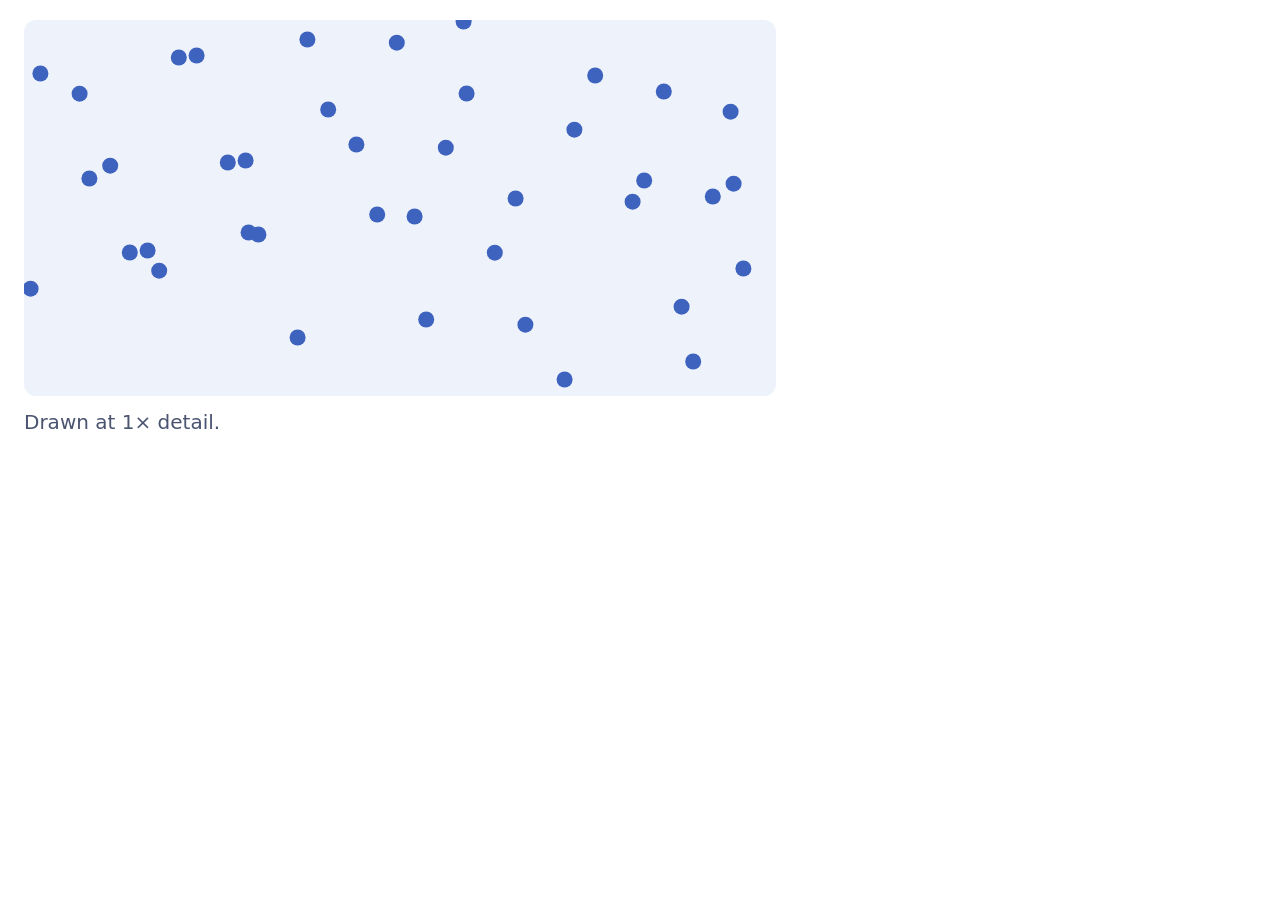
<file: explorables/_snippets/canvas/index.html>
<!doctype html>
<html lang="en">
<head>
<meta charset="utf-8">
<title>A canvas that stays sharp, and pauses</title>
<!--
  Snippet: drawing on a canvas inside a deck.

  1. Sharpness (deck:resolution). The deck scales this 800 × 400 page to fit
     its slide, often to twice its size or more. A canvas drawn at its own
     CSS size is then stretched and blurs. The deck sends
     {type: "deck:resolution", detail}: how many screen pixels each CSS pixel
     of this page covers. Give the canvas `detail` pixels per CSS pixel and
     scale the drawing to match. Use this, not window.devicePixelRatio: inside
     the deck's frame, devicePixelRatio doesn't know the slide enlarged it.
     Opened on its own, the page never hears the message, so it starts from
     devicePixelRatio.

  2. Pausing (deck:visibility). The deck sends {type: "deck:visibility",
     visible} when the slide comes on screen and goes off it. Stop animating
     while it's hidden: a deck keeps every frame it has loaded, and hidden
     animations would all keep running.

  3. No size while hidden. A slide off screen isn't laid out, so this page's
     canvas measures 0 × 0 there. The deck hides a slide before the message
     saying so arrives, so a frame or two can still be drawn at that size,
     and a new detail can arrive while it's hidden. Skip moving the dots
     without a size (x % 0 is NaN, and would lose every dot for good), and
     size the canvas on the first frame drawn once it has its size back. (A
     ResizeObserver on the canvas isn't enough: in Chromium it sometimes
     misses the canvas coming back.)

  body's data-detail and data-running show the current state, for tests and
  for checking by hand in the browser's developer tools.
-->
<style>
  html, body { margin: 0; }
  body {
    box-sizing: border-box; width: 800px; height: 400px; overflow: hidden; padding: 20px 24px;
    display: grid; grid-template-rows: 1fr auto; gap: 12px;
    font: 20px/1.4 "Nunito Sans", system-ui, -apple-system, sans-serif; color: #1e2742; background: transparent;
  }
  /* The canvas's CSS size is fixed by the layout; its pixel size is set in script. */
  canvas { width: 100%; height: 100%; display: block; border-radius: 12px; background: #eef2fb; }
  p { margin: 0; color: #4a5470; }
</style>
</head>
<body>
  <canvas id="field" role="img" aria-label="Dots drifting across a field"></canvas>
  <p id="status">Drawn at 1× detail.</p>
<script>
  const canvas = document.getElementById("field");
  const context = canvas.getContext("2d");
  const status = document.getElementById("status");

  // Fixed starting dots, so the first view is the same every time.
  const dots = Array.from({ length: 40 }, (_, i) => ({
    x: (i * 97) % 752, y: (i * 53) % 300, dx: ((i % 5) - 2) * 0.6 || 0.4, dy: ((i % 3) - 1) * 0.5 || 0.3,
  }));

  let detail = window.devicePixelRatio || 1;
  let visible = true;
  let unsized = false; // resize() found no size to give the canvas pixels for

  /** Give the canvas `detail` pixels per CSS pixel, then draw in CSS pixels. */
  function resize() {
    document.body.dataset.detail = String(detail);
    status.textContent = `Drawn at ${detail}× detail.`;
    const width = canvas.clientWidth, height = canvas.clientHeight;
    // Hidden: keep the detail, and size the canvas once it's shown (frame(), below).
    unsized = !width || !height;
    if (unsized) return;
    canvas.width = Math.round(width * detail);
    canvas.height = Math.round(height * detail);
    // Every drawing call below uses CSS pixels; this scales them up.
    context.setTransform(detail, 0, 0, detail, 0, 0);
    draw();
  }

  function draw() {
    const width = canvas.clientWidth, height = canvas.clientHeight;
    context.clearRect(0, 0, width, height);
    context.fillStyle = "#3d63bf";
    for (const dot of dots) {
      context.beginPath();
      context.arc(dot.x, dot.y, 8, 0, Math.PI * 2);
      context.fill();
    }
  }

  function step() {
    const width = canvas.clientWidth, height = canvas.clientHeight;
    if (!width || !height) return; // hidden, and not yet told so
    for (const dot of dots) {
      dot.x = (dot.x + dot.dx + width) % width;
      dot.y = (dot.y + dot.dy + height) % height;
    }
    draw();
  }

  addEventListener("message", (event) => {
    if (event.data?.type === "deck:resolution") {
      detail = event.data.detail;
      resize();
    }
    if (event.data?.type === "deck:visibility") {
      visible = event.data.visible;
      document.body.dataset.running = String(visible);
    }
  });

  // One loop for the page's life; it only moves the dots while visible.
  function frame() {
    if (unsized) resize();
    if (visible) step();
    requestAnimationFrame(frame);
  }
  document.body.dataset.running = "true";
  resize();
  requestAnimationFrame(frame);
</script>
</body>
</html>
</file>
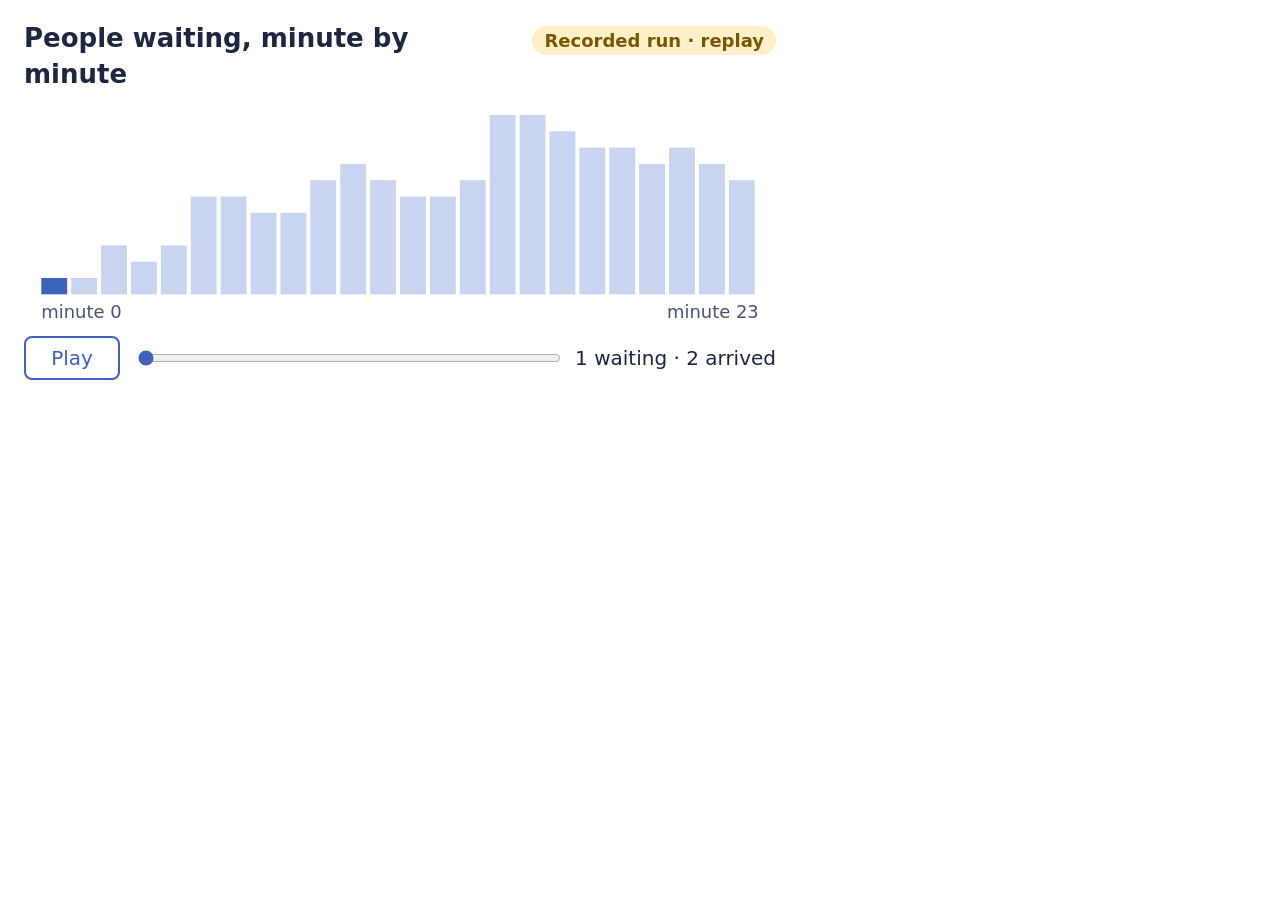
<file: explorables/_snippets/recording/index.html>
<!doctype html>
<html lang="en">
<head>
<meta charset="utf-8">
<title>Replaying a recorded run</title>
<!--
  Snippet: a demo that replays recorded data.

  1. Record it, then load it. The published site is static files: a demo
     can't call a model, an API or a server of yours. Run the system ahead
     of time, save what the demo needs as a file, and load it with fetch().
     Keep the file in the demo's own folder (here, recording/run.json) and
     it's published with the demo. A file elsewhere in the explorable's
     folder, such as ../data/run.json, must also be listed in
     explorable.json's "publish", or the published demo won't find it.

  2. Say what's happening. The page says it's loading until the file
     arrives, and says plainly if it can't be read, instead of showing an
     empty chart. (The preview capture waits for the network to go quiet, so
     the picture shows the loaded view.)

  3. Label a replay as a replay. The badge says this is a recording, and the
     controls step through it; nothing here recomputes anything. A reader
     shouldn't mistake playback for a live model.

  4. Pause with the slide (deck:visibility): playback stops when the slide
     goes off screen and stays where it was.

  body's data-state (loading, ready or error) and data-step show the current
  state, for tests and for checking by hand in the browser's developer tools.
-->
<style>
  html, body { margin: 0; }
  body {
    box-sizing: border-box; width: 800px; height: 400px; overflow: hidden; padding: 20px 24px;
    display: grid; grid-template-rows: auto 1fr auto; gap: 12px;
    font: 20px/1.4 "Nunito Sans", system-ui, -apple-system, sans-serif; color: #1e2742; background: transparent;
  }
  header { display: flex; align-items: baseline; justify-content: space-between; gap: 16px; }
  h1 { margin: 0; font-size: 26px; }
  .badge { font-size: 18px; font-weight: 700; padding: 2px 12px; border-radius: 999px; background: #fdf0c8; color: #7a5600; white-space: nowrap; }
  #message { margin: 0; align-self: center; justify-self: center; color: #4a5470; }
  #message.error { color: #b23a48; }
  svg { width: 100%; height: 100%; }
  .bar { fill: #c9d5f0; }
  .bar.past { fill: #8fa7dd; }
  .bar.now { fill: #3d63bf; }
  .label { font-size: 18px; fill: #4a5470; }
  .controls { display: grid; grid-template-columns: auto 1fr auto; align-items: center; gap: 16px; }
  button { font: inherit; padding: 6px 16px; border-radius: 8px; border: 2px solid #3d63bf; background: #fff; color: #3d63bf; cursor: pointer; min-width: 96px; }
  input[type="range"] { width: 100%; accent-color: #3d63bf; }
  [hidden] { display: none !important; }
</style>
</head>
<body data-state="loading">
  <header>
    <h1>People waiting, minute by minute</h1>
    <span class="badge" title="Playback of a saved run: nothing is recomputed">Recorded run · replay</span>
  </header>
  <p id="message" role="status">Loading the recording…</p>
  <svg id="chart" viewBox="0 0 752 220" role="img" aria-label="People waiting in each minute of the recorded run" hidden></svg>
  <div class="controls" id="controls" hidden>
    <button id="play" data-analytics-id="replay-play">Play</button>
    <input id="step" type="range" min="0" value="0" aria-label="Minute of the recording" data-analytics-id="replay-step">
    <output id="readout" for="step"></output>
  </div>
<script>
  const message = document.getElementById("message");
  const chart = document.getElementById("chart");
  const slider = document.getElementById("step");
  const play = document.getElementById("play");
  const readout = document.getElementById("readout");

  let steps = [];
  let playing = false;
  let visible = true;
  let timer = null;

  /** Fetch the recording, or throw an error a reader can understand. */
  async function load() {
    const response = await fetch("run.json");
    if (!response.ok) throw new Error(`The recording couldn't be loaded (${response.status}).`);
    const run = await response.json();
    if (!Array.isArray(run.steps) || run.steps.length === 0) throw new Error("The recording has no steps.");
    return run;
  }

  /** One bar per minute; the current minute is dark, earlier ones lighter. */
  function draw(current) {
    const top = Math.max(...steps.map((s) => s.waiting), 1);
    const width = 720 / steps.length;
    chart.innerHTML = steps.map((s, i) => {
      const height = (s.waiting / top) * 180;
      const kind = i === current ? "now" : i < current ? "past" : "";
      return `<rect class="bar ${kind}" x="${16 + i * width}" y="${190 - height}" width="${width - 4}" height="${height}"></rect>`;
    }).join("") + `<text class="label" x="16" y="214">minute 0</text>`
      + `<text class="label" x="736" y="214" text-anchor="end">minute ${steps.length - 1}</text>`;
    const s = steps[current];
    readout.textContent = `${s.waiting} waiting · ${s.arrived} arrived`;
    document.body.dataset.step = String(current);
  }

  function show(current) {
    slider.value = String(current);
    draw(current);
  }

  /** Playback advances only while playing and while the slide is on screen. */
  function schedule() {
    clearInterval(timer);
    timer = null;
    if (!playing || !visible) return;
    timer = setInterval(() => {
      const next = Number(slider.value) + 1;
      if (next >= steps.length) {
        setPlaying(false);
        return;
      }
      show(next);
    }, 400);
  }

  function setPlaying(value) {
    playing = value;
    play.textContent = playing ? "Pause" : "Play";
    schedule();
  }

  play.addEventListener("click", () => {
    // Playing from the end starts again from the beginning.
    if (!playing && Number(slider.value) === steps.length - 1) show(0);
    setPlaying(!playing);
  });
  slider.addEventListener("input", () => draw(Number(slider.value)));

  addEventListener("message", (event) => {
    if (event.data?.type === "deck:visibility") {
      visible = event.data.visible;
      schedule();
    }
  });

  load().then((run) => {
    steps = run.steps;
    slider.max = String(steps.length - 1);
    message.hidden = true;
    // An <svg> has no `hidden` property (only HTML elements do), so remove
    // the attribute itself; `chart.hidden = false` would leave it hidden.
    chart.removeAttribute("hidden");
    document.getElementById("controls").hidden = false;
    show(0);
    document.body.dataset.state = "ready";
  }).catch((error) => {
    message.textContent = error.message;
    message.classList.add("error");
    document.body.dataset.state = "error";
  });
</script>
</body>
</html>
</file>
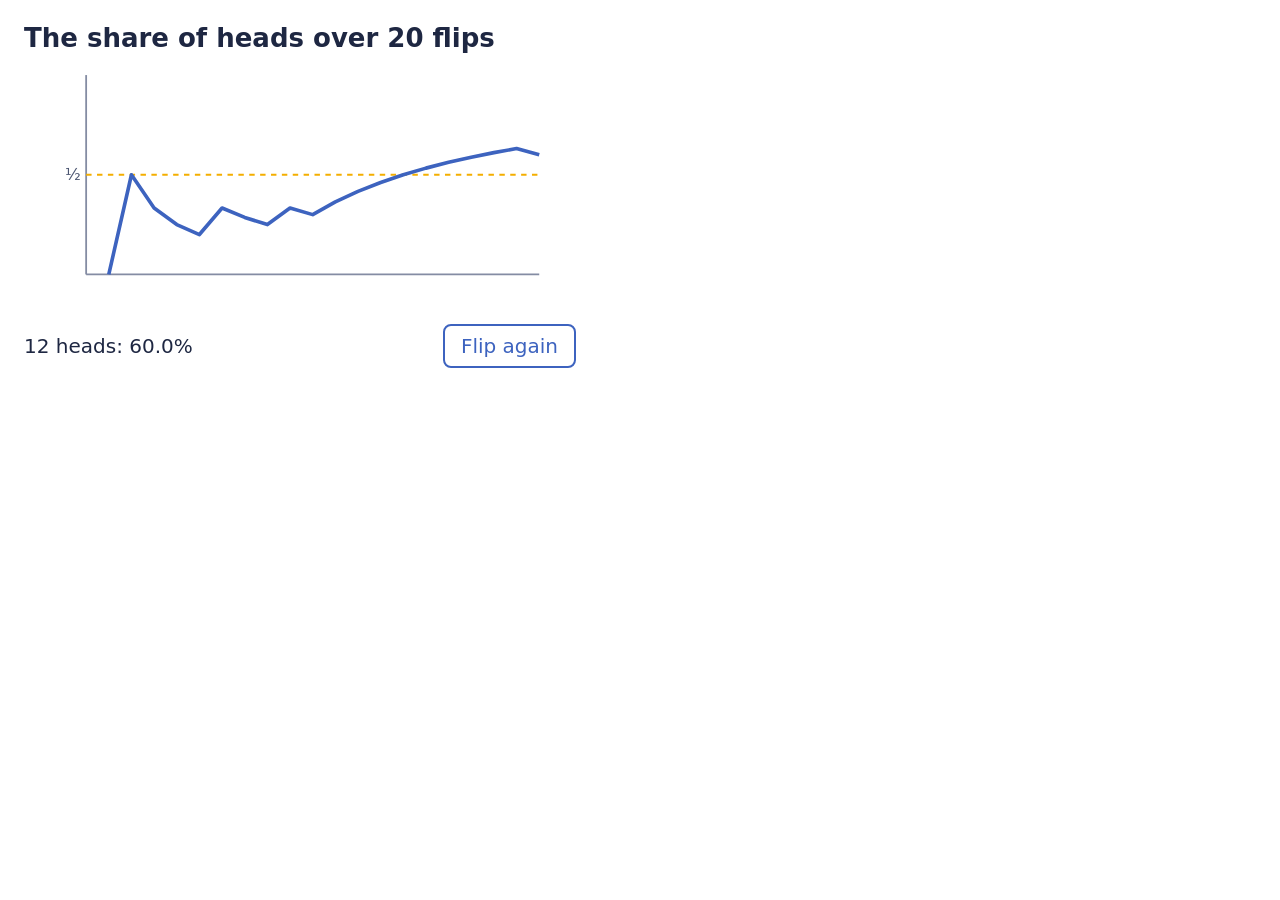
<file: explorables/_snippets/variants/index.html>
<!doctype html>
<html lang="en">
<head>
<meta charset="utf-8">
<title>One page, chosen by its address</title>
<!--
  Snippet: one demo page that serves several slides.

  1. The slide picks a variant with a query parameter:
       <iframe data-src="variants/index.html?variant=many" …>
     The page reads it with URLSearchParams, and an unknown or missing value
     falls back to a default and says so, so a typo in slides.html shows up
     on the slide instead of as a blank frame.

  2. The first view comes from a fixed seed. Math.random() would draw a
     different first view on every load, so the slide, its preview picture
     (tools/capture-demo-previews.mjs) and what a presenter rehearsed would
     all differ. "Flip again" moves to the next seed, so readers still get
     new runs.

  3. Controls carry data-analytics-id, so the published site's usage
     analytics can tell them apart (explorables/ANALYTICS.md).

  Two frames of this page can sit side by side in one play-set (see the
  #side-by-side slide), but each is its own page: clicking in one doesn't
  change the other.
-->
<style>
  html, body { margin: 0; }
  body {
    box-sizing: border-box; width: 600px; height: 400px; overflow: hidden; padding: 20px 24px;
    display: grid; grid-template-rows: auto 1fr auto; gap: 10px;
    font: 20px/1.4 "Nunito Sans", system-ui, -apple-system, sans-serif; color: #1e2742; background: transparent;
  }
  h1 { margin: 0; font-size: 26px; }
  svg { width: 100%; height: 100%; }
  .axis { stroke: #848ca3; stroke-width: 2; }
  .half { stroke: #f4ae00; stroke-width: 2; stroke-dasharray: 6 6; }
  .line { fill: none; stroke: #3d63bf; stroke-width: 4; stroke-linejoin: round; }
  .label { font-size: 18px; fill: #4a5470; }
  .row { display: flex; align-items: center; justify-content: space-between; gap: 12px; }
  button { font: inherit; padding: 6px 16px; border-radius: 8px; border: 2px solid #3d63bf; background: #fff; color: #3d63bf; cursor: pointer; }
  .warning { color: #b23a48; }
</style>
</head>
<body>
  <h1 id="heading"></h1>
  <svg viewBox="0 0 552 260" role="img" aria-labelledby="chart-label">
    <title id="chart-label">The share of heads after each flip</title>
    <line class="axis" x1="40" y1="230" x2="540" y2="230"></line>
    <line class="axis" x1="40" y1="10" x2="40" y2="230"></line>
    <line class="half" x1="40" y1="120" x2="540" y2="120"></line>
    <text class="label" x="34" y="126" text-anchor="end">½</text>
    <polyline class="line" id="line"></polyline>
  </svg>
  <div class="row">
    <p id="result" role="status"></p>
    <button id="again" data-analytics-id="flip-again">Flip again</button>
  </div>
<script>
  // The variants a slide can ask for, and the one to use otherwise.
  const VARIANTS = {
    few: { flips: 20, label: "20 flips" },
    many: { flips: 2000, label: "2,000 flips" },
  };
  const DEFAULT = "few";

  const asked = new URLSearchParams(location.search).get("variant");
  const name = asked in VARIANTS ? asked : DEFAULT;
  const variant = VARIANTS[name];
  document.body.dataset.variant = name;

  const heading = document.getElementById("heading");
  heading.textContent = `The share of heads over ${variant.label}`;
  if (asked !== null && !(asked in VARIANTS)) {
    // Say so on the slide, rather than quietly showing something else.
    heading.textContent += ` (no variant "${asked}")`;
    heading.classList.add("warning");
  }

  /** A small seeded random number generator (mulberry32): the same seed gives the same numbers. */
  function seeded(seed) {
    return () => {
      seed = (seed + 0x6d2b79f5) | 0;
      let t = Math.imul(seed ^ (seed >>> 15), 1 | seed);
      t = (t + Math.imul(t ^ (t >>> 7), 61 | t)) ^ t;
      return ((t ^ (t >>> 14)) >>> 0) / 4294967296;
    };
  }

  let seed = 1;

  function run() {
    const random = seeded(seed);
    let heads = 0;
    const points = [];
    for (let i = 1; i <= variant.flips; i++) {
      if (random() < 0.5) heads++;
      const x = 40 + (i / variant.flips) * 500;
      const y = 230 - (heads / i) * 220;
      points.push(`${x.toFixed(1)},${y.toFixed(1)}`);
    }
    document.getElementById("line").setAttribute("points", points.join(" "));
    const share = heads / variant.flips;
    document.getElementById("result").textContent = `${heads} heads: ${(share * 100).toFixed(1)}%`;
    document.body.dataset.seed = String(seed);
  }

  document.getElementById("again").addEventListener("click", () => {
    seed += 1;
    run();
  });
  run();
</script>
</body>
</html>
</file>
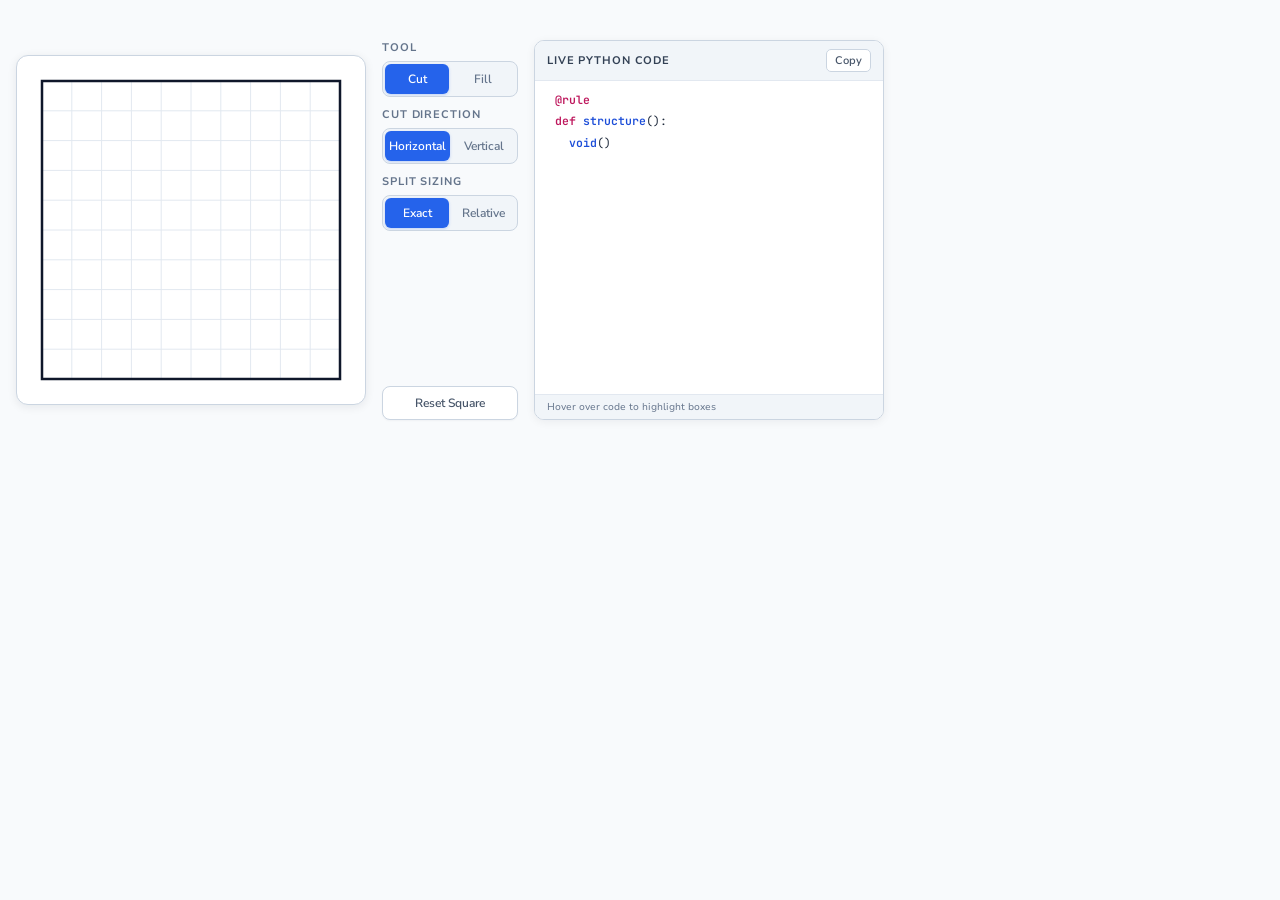
<file: explorables/box-split-grammars/demo/index.html>
<!doctype html>
<html lang="en">

<head>
  <meta charset="utf-8">
  <link rel="preconnect" href="https://fonts.googleapis.com">
  <link rel="preconnect" href="https://fonts.gstatic.com" crossorigin>
  <link rel="stylesheet" href="https://fonts.googleapis.com/css2?family=JetBrains+Mono:wght@400;600&family=Nunito:wght@400;600;700;800&family=Nunito+Sans:ital,wght@0,300;0,400;0,500;0,600;1,300;1,400;1,600&display=swap">
  <style>
    :root {
      --f-cover: "Nunito", "Nunito Sans", system-ui, -apple-system, sans-serif;
      --f-head: "Gill Sans", "Gill Sans MT", "Nunito Sans", system-ui, -apple-system, sans-serif;
      --f-body: "Nunito Sans", system-ui, -apple-system, sans-serif;
      --f-mono: "JetBrains Mono", ui-monospace, "Cascadia Code", "Source Code Pro", Menlo, Consolas, monospace;
    }

    *,
    *::before,
    *::after {
      box-sizing: border-box;
    }

    html,
    body {
      margin: 0;
      padding: 0;
      width: 900px;
      height: 460px;
      overflow: hidden;
      background: #f8fafc;
      color: #1e293b;
      font-family: var(--f-body);
    }

    .demo-container {
      display: grid;
      grid-template-columns: 350px 136px 1fr;
      gap: 16px;
      width: 900px;
      height: 460px;
      padding: 16px;
      align-items: center;
      box-sizing: border-box;
    }

    /* Column 1: Canvas */
    .canvas-wrap {
      width: 350px;
      height: 350px;
      display: flex;
      align-items: center;
      justify-content: center;
      background: #ffffff;
      border-radius: 12px;
      box-shadow: 0 2px 10px rgba(15, 23, 42, 0.08);
      border: 1px solid #cbd5e1;
      overflow: hidden;
    }

    canvas {
      display: block;
      width: 100%;
      height: 100%;
      cursor: crosshair;
    }

    /* Column 2: Controls */
    .controls-wrap {
      display: flex;
      flex-direction: column;
      gap: 10px;
      height: 380px;
      justify-content: center;
    }

    .control-group {
      display: flex;
      flex-direction: column;
      gap: 6px;
    }

    .control-label {
      font-size: 11px;
      font-weight: 700;
      text-transform: uppercase;
      letter-spacing: 0.08em;
      color: #64748b;
      font-family: var(--f-head);
    }

    .btn-group {
      display: flex;
      border: 1px solid #cbd5e1;
      border-radius: 8px;
      overflow: hidden;
      background: #f1f5f9;
      padding: 2px;
      gap: 2px;
    }

    .btn-tab {
      flex: 1;
      padding: 7px 4px;
      font-size: 12px;
      font-weight: 600;
      background: transparent;
      color: #64748b;
      border: none;
      border-radius: 6px;
      cursor: pointer;
      transition: all 0.15s ease;
      text-align: center;
      font-family: var(--f-head);
    }

    .btn-tab:hover {
      background: #e2e8f0;
      color: #0f172a;
    }

    .btn-tab.active {
      background: #2563eb;
      color: #ffffff;
      box-shadow: 0 1px 3px rgba(37, 99, 235, 0.25);
    }

    /* Texture swatch selector */
    .texture-list {
      display: flex;
      flex-direction: column;
      gap: 5px;
    }

    .texture-option {
      display: flex;
      align-items: center;
      gap: 8px;
      padding: 6px 8px;
      border-radius: 6px;
      border: 1px solid #cbd5e1;
      background: #ffffff;
      font-size: 12px;
      font-weight: 600;
      color: #334155;
      font-family: var(--f-head);
      cursor: pointer;
      transition: all 0.15s ease;
      box-shadow: 0 1px 2px rgba(15, 23, 42, 0.04);
    }

    .texture-option:hover {
      border-color: #3b82f6;
      background: #eff6ff;
      color: #1d4ed8;
    }

    .texture-option.active {
      border-color: #16a34a;
      background: #f0fdf4;
      color: #15803d;
      font-weight: 700;
      box-shadow: 0 0 0 1px #16a34a;
    }

    .texture-swatch {
      width: 20px;
      height: 20px;
      border-radius: 3px;
      border: 1px solid rgba(0, 0, 0, 0.12);
      image-rendering: pixelated;
    }

    .btn-reset {
      padding: 8px 12px;
      font-size: 12px;
      font-weight: 600;
      border: 1px solid #cbd5e1;
      border-radius: 8px;
      background: #ffffff;
      color: #475569;
      cursor: pointer;
      transition: all 0.15s ease;
      margin-top: auto;
      font-family: var(--f-head);
      box-shadow: 0 1px 2px rgba(15, 23, 42, 0.04);
    }

    .btn-reset:hover {
      background: #fee2e2;
      border-color: #fca5a5;
      color: #dc2626;
    }

    /* Column 3: Python Code Panel */
    .code-panel {
      display: flex;
      flex-direction: column;
      height: 380px;
      background: #ffffff;
      border: 1px solid #cbd5e1;
      border-radius: 10px;
      overflow: hidden;
      box-shadow: 0 2px 10px rgba(15, 23, 42, 0.06);
      min-width: 0;
    }

    .code-header {
      display: flex;
      justify-content: space-between;
      align-items: center;
      padding: 8px 12px;
      background: #f1f5f9;
      border-bottom: 1px solid #e2e8f0;
    }

    .code-title {
      font-size: 11px;
      font-weight: 700;
      text-transform: uppercase;
      letter-spacing: 0.08em;
      color: #334155;
      font-family: var(--f-head);
      display: flex;
      align-items: center;
      gap: 6px;
    }

    .btn-copy {
      padding: 3px 8px;
      font-size: 11px;
      font-weight: 600;
      border-radius: 5px;
      border: 1px solid #cbd5e1;
      background: #ffffff;
      color: #475569;
      cursor: pointer;
      font-family: var(--f-head);
      transition: all 0.12s ease;
    }

    .btn-copy:hover {
      background: #f8fafc;
      border-color: #94a3b8;
      color: #0f172a;
    }

    .code-body {
      flex: 1;
      overflow-x: auto;
      overflow-y: auto;
      padding: 8px 10px;
      font-family: var(--f-mono);
      font-size: 11.5px;
      line-height: 1.5;
      scrollbar-width: thin;
      scrollbar-color: #cbd5e1 transparent;
      background: #ffffff;
      color: #1e293b;
    }

    .code-body::-webkit-scrollbar {
      width: 6px;
      height: 6px;
    }

    .code-body::-webkit-scrollbar-thumb {
      background: #cbd5e1;
      border-radius: 3px;
    }

    .code-line {
      padding: 2px 8px;
      border-radius: 4px;
      cursor: pointer;
      transition: background 0.12s ease-out, border-color 0.12s ease-out, color 0.12s ease-out;
      white-space: pre;
      border-left: 2.5px solid transparent;
      width: max-content;
      min-width: 100%;
    }

    /* Hovering an encompassing block highlights all its lines with a subtle tint and left guide rail */
    .code-line.code-block-encompassed {
      background: rgba(2, 132, 199, 0.08);
      border-left-color: #0284c7;
      color: #0f172a;
    }

    /* The specific line directly under the cursor */
    .code-line.code-line-header-hover {
      background: rgba(2, 132, 199, 0.18);
      border-left-color: #0284c7;
      color: #0f172a;
    }

    /* Code Highlighting Colors */
    .code-line .kw {
      color: #be185d;
      font-weight: 600;
    }

    .code-line .fn {
      color: #1d4ed8;
      font-weight: 600;
    }

    .code-line .dim {
      color: #7c3aed;
      font-weight: 600;
    }

    .code-line .num {
      color: #b45309;
      font-weight: 600;
    }

    .code-line .num.neg {
      color: #be185d;
      background: rgba(190, 24, 93, 0.1);
      padding: 0 4px;
      border-radius: 3px;
    }

    .code-line .const {
      color: #047857;
      font-weight: 600;
    }

    .code-footer {
      padding: 5px 12px;
      background: #f1f5f9;
      border-top: 1px solid #e2e8f0;
      font-size: 10px;
      color: #64748b;
      font-family: var(--f-body);
      display: flex;
      justify-content: space-between;
    }
  </style>
</head>

<body>
  <div class="demo-container">

    <!-- Left: 10x10 Canvas -->
    <div class="canvas-wrap">
      <canvas id="knife-canvas"></canvas>
    </div>

    <!-- Middle: Controls -->
    <div class="controls-wrap">
      <div class="control-group">
        <span class="control-label">Tool</span>
        <div class="btn-group">
          <button id="tool-cut" class="btn-tab active">Cut</button>
          <button id="tool-fill" class="btn-tab">Fill</button>
        </div>
      </div>

      <div id="cut-options" class="control-group">
        <span class="control-label">Cut Direction</span>
        <div class="btn-group">
          <button id="btn-horizontal" class="btn-tab active">Horizontal</button>
          <button id="btn-vertical" class="btn-tab">Vertical</button>
        </div>
      </div>

      <div id="fill-options" class="control-group" style="display: none;">
        <span class="control-label">Minecraft Block</span>
        <div class="texture-list">
          <button type="button" class="texture-option active" data-texture="oak_log">
            <canvas class="texture-swatch" id="swatch-oak-log" width="16" height="16"></canvas>
            <span>Oak Log</span>
          </button>
          <button type="button" class="texture-option" data-texture="cobblestone">
            <canvas class="texture-swatch" id="swatch-cobblestone" width="16" height="16"></canvas>
            <span>Cobblestone</span>
          </button>
          <button type="button" class="texture-option" data-texture="oak_planks">
            <canvas class="texture-swatch" id="swatch-oak-planks" width="16" height="16"></canvas>
            <span>Oak Planks</span>
          </button>
        </div>
      </div>

      <div class="control-group">
        <span class="control-label">Split Sizing</span>
        <div class="btn-group">
          <button id="sizing-fixed" class="btn-tab active" title="Use exact block counts">Exact</button>
          <button id="sizing-relative" class="btn-tab" title="Use -1 for remaining blocks">Relative</button>
        </div>
      </div>

      <button id="btn-reset" class="btn-reset">Reset Square</button>
    </div>

    <!-- Right: Live Python Grammar Code Panel -->
    <div class="code-panel">
      <div class="code-header">
        <div class="code-title">Live Python Code</div>
        <button id="btn-copy" class="btn-copy" title="Copy to clipboard">Copy</button>
      </div>
      <div class="code-body" id="code-body">
        <!-- Rendered code lines populate here -->
      </div>
      <div class="code-footer">
        <span id="code-hint">Hover over code to highlight boxes</span>
        <span id="copy-status"></span>
      </div>
    </div>

  </div>

  <script type="module">
    import { createInitialModel } from './model.js';
    import { CanvasRenderer } from './renderer.js';
    import { KnifeController } from './interaction.js';
    import { TEXTURE_TYPES } from './textures.js';
    import { generateGrammarCode } from './codegen.js';

    const canvas = document.getElementById('knife-canvas');
    let model = createInitialModel();
    const renderer = new CanvasRenderer(canvas);
    let isVisible = true;
    let useRelativeSizing = false;
    let currentRawCode = '';
    let currentCodeLines = [];

    // Debounce timer for smooth 50ms (0.05s) hover activation
    let hoverTimer = null;
    const HOVER_DELAY_MS = 50;

    const codeBody = document.getElementById('code-body');
    const btnCopy = document.getElementById('btn-copy');
    const copyStatus = document.getElementById('copy-status');

    function clearCodeHighlights() {
      const lineEls = codeBody.querySelectorAll('.code-line');
      lineEls.forEach((el) => {
        el.classList.remove('code-block-encompassed', 'code-line-header-hover');
      });
    }

    function applyCodeHighlight(lineIndex) {
      clearCodeHighlights();
      const meta = currentCodeLines[lineIndex];
      if (!meta || meta.nodeId === null) {
        renderer.setCodeHighlightId(null);
        return;
      }

      // Highlight all encompassed child lines in that block range
      const lineEls = codeBody.querySelectorAll('.code-line');
      for (let i = meta.blockStart; i <= meta.blockEnd; i++) {
        if (lineEls[i]) {
          lineEls[i].classList.add('code-block-encompassed');
        }
      }

      // Emphasize the direct line under cursor
      if (lineEls[lineIndex]) {
        lineEls[lineIndex].classList.add('code-line-header-hover');
      }

      // Trigger animated darkening of all other regions on canvas
      renderer.setCodeHighlightId(meta.nodeId);
    }

    function updateCodePanel() {
      if (hoverTimer) {
        clearTimeout(hoverTimer);
        hoverTimer = null;
      }

      const { lines, fullRawText } = generateGrammarCode(model, { useRelative: useRelativeSizing });
      currentRawCode = fullRawText;
      currentCodeLines = lines;

      codeBody.innerHTML = '';
      lines.forEach((line, index) => {
        const lineEl = document.createElement('div');
        lineEl.className = 'code-line';
        lineEl.dataset.lineIndex = String(index);
        lineEl.innerHTML = line.textHtml;

        // 50ms (0.05s) delay before beginning highlight
        lineEl.addEventListener('mouseenter', () => {
          if (hoverTimer) clearTimeout(hoverTimer);
          hoverTimer = setTimeout(() => {
            applyCodeHighlight(index);
          }, HOVER_DELAY_MS);
        });

        lineEl.addEventListener('mouseleave', () => {
          // If cursor left before the 50ms delay completed, cancel it immediately
          if (hoverTimer) {
            clearTimeout(hoverTimer);
            hoverTimer = null;
          }
        });

        codeBody.appendChild(lineEl);
      });
    }

    // When cursor leaves the entire code panel, cancel timer and fade out immediately with no delay
    codeBody.addEventListener('mouseleave', () => {
      if (hoverTimer) {
        clearTimeout(hoverTimer);
        hoverTimer = null;
      }
      clearCodeHighlights();
      renderer.setCodeHighlightId(null);
    });

    // If mouse moves into non-line empty space within codeBody, un-highlight with no delay
    codeBody.addEventListener('mousemove', (e) => {
      if (!e.target.closest('.code-line')) {
        if (hoverTimer) {
          clearTimeout(hoverTimer);
          hoverTimer = null;
        }
        clearCodeHighlights();
        renderer.setCodeHighlightId(null);
      }
    });

    const controller = new KnifeController(model, renderer, () => {
      updateCodePanel();
    });

    // Draw miniature swatches
    function drawSwatches() {
      const swatches = [
        { id: 'swatch-oak-log', type: TEXTURE_TYPES.OAK_LOG },
        { id: 'swatch-cobblestone', type: TEXTURE_TYPES.COBBLESTONE },
        { id: 'swatch-oak-planks', type: TEXTURE_TYPES.OAK_PLANKS },
      ];
      for (const s of swatches) {
        const swCanvas = document.getElementById(s.id);
        const texCanvas = renderer.textureLib.getCanvas(s.type);
        if (swCanvas && texCanvas) {
          const swCtx = swCanvas.getContext('2d');
          swCtx.drawImage(texCanvas, 0, 0);
        }
      }
    }
    drawSwatches();

    // Mode Toggle Elements
    const toolCut = document.getElementById('tool-cut');
    const toolFill = document.getElementById('tool-fill');
    const cutOptions = document.getElementById('cut-options');
    const fillOptions = document.getElementById('fill-options');

    toolCut.addEventListener('click', () => {
      controller.setMode('cut');
      toolCut.classList.add('active');
      toolFill.classList.remove('active');
      cutOptions.style.display = 'flex';
      fillOptions.style.display = 'none';
    });

    toolFill.addEventListener('click', () => {
      controller.setMode('fill');
      toolFill.classList.add('active');
      toolCut.classList.remove('active');
      cutOptions.style.display = 'none';
      fillOptions.style.display = 'flex';
    });

    // Cut Direction Buttons
    const btnHorizontal = document.getElementById('btn-horizontal');
    const btnVertical = document.getElementById('btn-vertical');

    btnHorizontal.addEventListener('click', () => {
      controller.setAxis('H');
      btnHorizontal.classList.add('active');
      btnVertical.classList.remove('active');
    });

    btnVertical.addEventListener('click', () => {
      controller.setAxis('V');
      btnVertical.classList.add('active');
      btnHorizontal.classList.remove('active');
    });

    // Texture Selection
    const textureOptions = document.querySelectorAll('.texture-option');
    textureOptions.forEach(opt => {
      opt.addEventListener('click', () => {
        textureOptions.forEach(o => o.classList.remove('active'));
        opt.classList.add('active');
        const tex = opt.getAttribute('data-texture');
        controller.setTexture(tex);
      });
    });

    // Split Sizing Toggle (Exact vs Relative)
    const sizingFixed = document.getElementById('sizing-fixed');
    const sizingRelative = document.getElementById('sizing-relative');
    const codeHint = document.getElementById('code-hint');

    sizingFixed.addEventListener('click', () => {
      useRelativeSizing = false;
      sizingFixed.classList.add('active');
      sizingRelative.classList.remove('active');
      codeHint.textContent = 'Hover over code to highlight boxes';
      updateCodePanel();
    });

    sizingRelative.addEventListener('click', () => {
      useRelativeSizing = true;
      sizingRelative.classList.add('active');
      sizingFixed.classList.remove('active');
      codeHint.textContent = 'Hover over code to highlight boxes';
      updateCodePanel();
    });

    // Reset Button
    document.getElementById('btn-reset').addEventListener('click', () => {
      if (hoverTimer) {
        clearTimeout(hoverTimer);
        hoverTimer = null;
      }
      model = createInitialModel();
      controller.model = model;
      controller.reset();
      clearCodeHighlights();
      renderer.setCodeHighlightId(null);
      updateCodePanel();
    });

    // Copy Button
    btnCopy.addEventListener('click', async () => {
      try {
        await navigator.clipboard.writeText(currentRawCode);
        copyStatus.textContent = 'Copied!';
        setTimeout(() => copyStatus.textContent = '', 2000);
      } catch (err) {
        copyStatus.textContent = 'Failed to copy';
      }
    });

    // Window and Deck Lifecycle Listeners
    function handleResize() {
      renderer.resize();
      if (isVisible) controller.render();
    }

    window.addEventListener('resize', handleResize);

    window.addEventListener('message', (event) => {
      if (event.data?.type === 'deck:visibility') {
        isVisible = Boolean(event.data.visible);
        if (isVisible) controller.render();
      }
      if (event.data?.type === 'deck:resolution') {
        renderer.setResolution(event.data.detail || window.devicePixelRatio || 1);
        if (isVisible) controller.render();
      }
    });

    // Initial render
    handleResize();
    updateCodePanel();
  </script>
</body>

</html>
</file>
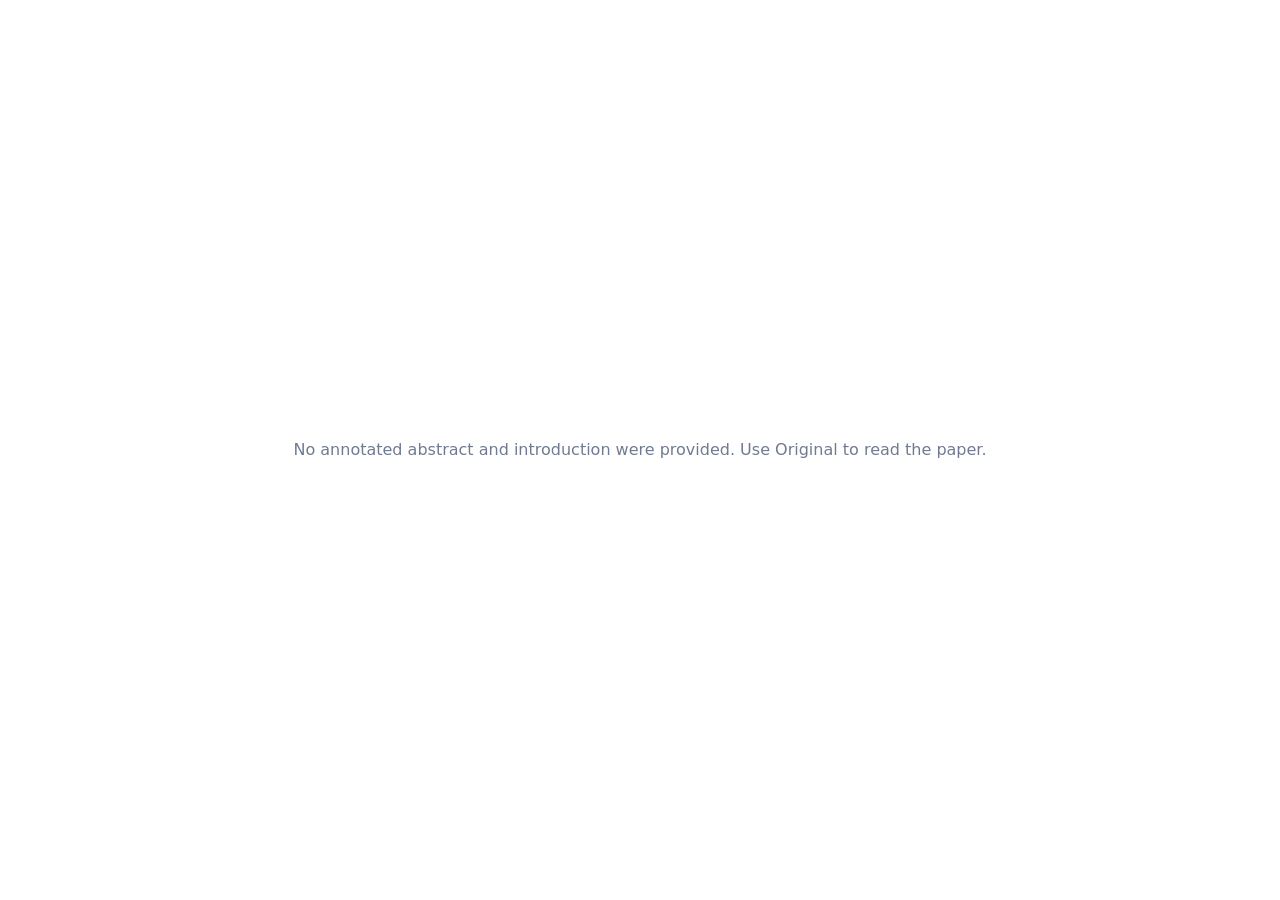
<file: explorables/engine/paper.html>
<!doctype html>
<html lang="en">
<head>
<meta charset="utf-8">
<meta name="viewport" content="width=device-width, initial-scale=1">
<title>The paper</title>
<style>
  /* The seven role colors were chosen so every pair, and each against the page,
     stays apart with color-blind vision too (simulated protanopia, deuteranopia
     and tritanopia); tests/paper-colors.test.mjs checks this and the text contrast. */
  :root { color-scheme: light; --paper: #fff; --ink: #283148; --muted: #707a91; --line: #e3e8f1; --accent: #5078d0; --highlight: #fff0af; --context: #bbe7fe; --gap: #eabfcb; --idea: #ffea9a; --instantiation: #ecab65; --method: #bab2f7; --findings: #8fc69c; --implications: #def8d2; }
  @media (prefers-color-scheme: dark) {
    :root { color-scheme: dark; --paper: #15191f; --ink: #e0e5ed; --muted: #a0abbe; --line: #303844; --accent: #8fb0f5; --highlight: #5b481b; --context: #103648; --gap: #4e3136; --idea: #322c0f; --instantiation: #714112; --method: #4b437a; --findings: #155758; --implications: #554e38; }
  }
  * { box-sizing: border-box; }
  html, body { height: 100%; margin: 0; }
  body { background: var(--paper); color: var(--ink); font-family: system-ui, -apple-system, sans-serif; }
  #viewerContainer { position: absolute; inset: 0; overflow: auto; scrollbar-gutter: stable; overscroll-behavior: contain; }
  #viewerContainer:focus-visible { outline: 2px solid var(--accent); outline-offset: -2px; }
  #viewer { --reading-size: 16px; --gutter: 24px; padding: 8px var(--gutter) 36px; overflow-wrap: anywhere; }
  .paper-heading h1 { font-size: 18px; line-height: 1.4; margin: 12px 0; font-weight: 650; }
  .authors, .publication { font-size: 12px; line-height: 1.6; margin: 8px 0; color: var(--muted); }
  /* The legend stays pinned to the top while the paper scrolls beneath it, so
     the colors can be looked up anywhere. It spans the gutters to hide the text. */
  .role-bar { position: sticky; top: 0; z-index: 1; margin: 10px calc(-1 * var(--gutter)) 0; padding: 0 var(--gutter); background: var(--paper); box-shadow: 0 1px 0 var(--line); }
  .role-legend { display: flex; flex-wrap: wrap; gap: 6px; padding: 8px 0; margin: 0; list-style: none; font-size: 11px; line-height: 1.5; }
  .role-legend button { font: inherit; color: inherit; border: 1px solid transparent; padding: 3px 7px; cursor: pointer; }
  .role-legend button:hover, .role-legend button[data-preview] { border-color: var(--ink); }
  .role-legend button:focus-visible { outline: 2px solid var(--accent); outline-offset: 1px; }
  .role-legend button[aria-pressed="true"] { border-color: var(--ink); font-weight: 650; }
  #viewer[data-focus] .role-legend button[aria-pressed="false"] { opacity: .5; }
  /* Always show the role detail row under the legend with a steady height so
     hovering across sentences never flashes an overlay or shifts the text. */
  .role-detail { display: flex; flex-wrap: wrap; align-items: flex-start; gap: 6px 8px; min-height: 44px; padding: 6px 0 8px; border-top: 1px solid var(--line); font-size: 11px; line-height: 1.45; }
  .subtype-chip { flex: none; font: inherit; font-size: 10.5px; font-weight: 600; color: var(--paper); background: var(--ink); border: 1px solid var(--ink); border-radius: 999px; padding: 1px 7px; margin-top: 1px; }
  .role-question { margin: 0; color: var(--ink); flex: 1 1 160px; }
  .role-question.empty { color: var(--muted); }
  .paper-section { border-top: 1px solid var(--line); }
  .role-bar + .paper-section { border-top: 0; }
  .paper-section h2 { font-size: 16px; line-height: 1.5; margin: 18px 0 12px; }
  .section-text { max-width: 66ch; margin: 0 auto; padding: 0 0 8px; font-family: Georgia, "Times New Roman", serif; font-size: var(--reading-size); line-height: 1.75; }
  .section-text p { margin: 0 0 1.1em; }
  .section-text h3 { font-family: system-ui, sans-serif; font-size: 0.94em; line-height: 1.5; margin: 1.4em 0 0.7em; }
  .role-highlight { border-radius: 3px; box-decoration-break: clone; -webkit-box-decoration-break: clone; padding: 2px 0; }
  /* Idea and Instantiation share a warm hue, pale then deep: the same idea, abstract then concrete. */
  .role-highlight[data-role="context"] { background: var(--context); }
  .role-highlight[data-role="gap"] { background: var(--gap); }
  .role-highlight[data-role="idea"] { background: var(--idea); }
  .role-highlight[data-role="instantiation"] { background: var(--instantiation); }
  .role-highlight[data-role="method"] { background: var(--method); }
  .role-highlight[data-role="findings"] { background: var(--findings); }
  .role-highlight[data-role="implications"] { background: var(--implications); }
  /* Choosing a role in the legend shows only its sentences in color, so readers
     never have to tell two colors apart to follow one role. */
  .sentence.muted { background: none; color: var(--muted); }
  #status { position: absolute; inset: 0; display: grid; place-content: center; margin: 0; padding: 24px; text-align: center; font-size: 16px; line-height: 1.5; color: var(--muted); pointer-events: none; }
  #status:empty { display: none; }
  @media (max-width: 400px) { #viewer { --gutter: 16px; } }
</style>
</head>
<body>
<div id="viewerContainer" tabindex="0" aria-label="Paper text"><article id="viewer"></article></div>
<p id="status" role="status">Opening the paper…</p>
<script type="module" src="js/paper-viewer.js"></script>
</body>
</html>
</file>
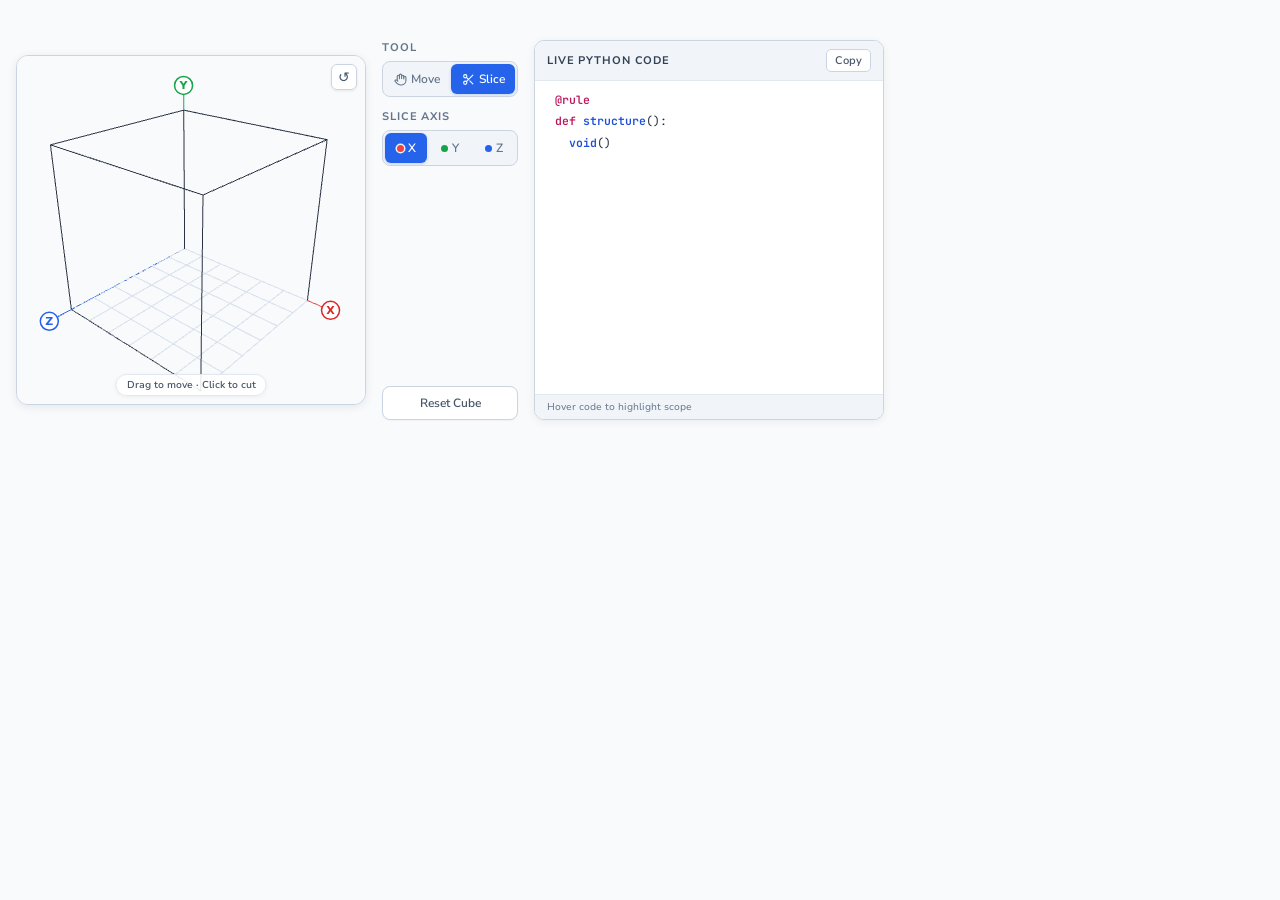
<file: explorables/box-split-grammars/demo/3d.html>
<!doctype html>
<html lang="en">

<head>
  <meta charset="utf-8">
  <link rel="preconnect" href="https://fonts.googleapis.com">
  <link rel="preconnect" href="https://fonts.gstatic.com" crossorigin>
  <link rel="stylesheet" href="https://fonts.googleapis.com/css2?family=JetBrains+Mono:wght@400;600&family=Nunito:wght@400;600;700;800&family=Nunito+Sans:ital,wght@0,300;0,400;0,500;0,600;1,300;1,400;1,600&display=swap">
  <style>
    :root {
      --f-cover: "Nunito", "Nunito Sans", system-ui, -apple-system, sans-serif;
      --f-head: "Gill Sans", "Gill Sans MT", "Nunito Sans", system-ui, -apple-system, sans-serif;
      --f-body: "Nunito Sans", system-ui, -apple-system, sans-serif;
      --f-mono: "JetBrains Mono", ui-monospace, "Cascadia Code", "Source Code Pro", Menlo, Consolas, monospace;
    }

    *,
    *::before,
    *::after {
      box-sizing: border-box;
    }

    html,
    body {
      margin: 0;
      padding: 0;
      width: 900px;
      height: 460px;
      overflow: hidden;
      background: #f8fafc;
      color: #1e293b;
      font-family: var(--f-body);
    }

    .demo-container {
      display: grid;
      grid-template-columns: 350px 136px 1fr;
      gap: 16px;
      width: 900px;
      height: 460px;
      padding: 16px;
      align-items: center;
      box-sizing: border-box;
    }

    /* Column 1: 3D Viewport */
    .canvas-wrap {
      position: relative;
      width: 350px;
      height: 350px;
      background: #f8fafc;
      border-radius: 12px;
      box-shadow: 0 2px 10px rgba(15, 23, 42, 0.08);
      border: 1px solid #cbd5e1;
      overflow: hidden;
      user-select: none;
    }

    #gl-canvas,
    #hud-canvas {
      position: absolute;
      inset: 0;
      display: block;
      width: 100%;
      height: 100%;
    }

    #gl-canvas {
      cursor: crosshair;
      touch-action: none;
    }

    #hud-canvas {
      pointer-events: none;
    }

    .btn-view-reset {
      position: absolute;
      top: 8px;
      right: 8px;
      width: 26px;
      height: 26px;
      border-radius: 6px;
      border: 1px solid #cbd5e1;
      background: rgba(255, 255, 255, 0.9);
      color: #475569;
      font-size: 14px;
      line-height: 1;
      display: flex;
      align-items: center;
      justify-content: center;
      cursor: pointer;
      box-shadow: 0 1px 3px rgba(15, 23, 42, 0.08);
      transition: all 0.12s ease;
    }

    .btn-view-reset:hover {
      background: #ffffff;
      color: #0f172a;
      border-color: #94a3b8;
    }

    .viewport-hint {
      position: absolute;
      left: 50%;
      bottom: 8px;
      transform: translateX(-50%);
      background: rgba(255, 255, 255, 0.88);
      border: 1px solid #e2e8f0;
      border-radius: 999px;
      padding: 3px 10px;
      font-size: 10px;
      font-weight: 600;
      color: #475569;
      white-space: nowrap;
      pointer-events: none;
      box-shadow: 0 1px 4px rgba(15, 23, 42, 0.06);
    }

    /* Column 2: Controls */
    .controls-wrap {
      display: flex;
      flex-direction: column;
      gap: 12px;
      height: 380px;
      justify-content: center;
    }

    .control-group {
      display: flex;
      flex-direction: column;
      gap: 6px;
    }

    .control-label {
      font-size: 11px;
      font-weight: 700;
      text-transform: uppercase;
      letter-spacing: 0.08em;
      color: #64748b;
      font-family: var(--f-head);
    }

    .btn-group {
      display: flex;
      border: 1px solid #cbd5e1;
      border-radius: 8px;
      overflow: hidden;
      background: #f1f5f9;
      padding: 2px;
      gap: 2px;
    }

    .btn-tab {
      flex: 1;
      padding: 7px 4px;
      font-size: 12px;
      font-weight: 600;
      background: transparent;
      color: #64748b;
      border: none;
      border-radius: 6px;
      cursor: pointer;
      transition: all 0.15s ease;
      text-align: center;
      font-family: var(--f-head);
      display: inline-flex;
      align-items: center;
      justify-content: center;
      gap: 4px;
    }

    .btn-tab svg {
      width: 13px;
      height: 13px;
      flex-shrink: 0;
    }

    .btn-tab:hover {
      background: #e2e8f0;
      color: #0f172a;
    }

    .btn-tab.active {
      background: #2563eb;
      color: #ffffff;
      box-shadow: 0 1px 3px rgba(37, 99, 235, 0.25);
    }

    /* Axis selector pills with subtle X/Y/Z dots */
    .axis-dot {
      width: 7px;
      height: 7px;
      border-radius: 50%;
      display: inline-block;
    }

    .axis-dot.x { background: #ef4444; }
    .axis-dot.y { background: #16a34a; }
    .axis-dot.z { background: #2563eb; }

    .btn-tab.active .axis-dot {
      box-shadow: 0 0 0 1.5px rgba(255, 255, 255, 0.9);
    }

    /* Texture swatch selector */
    .texture-list {
      display: flex;
      flex-direction: column;
      gap: 5px;
    }

    .texture-option {
      display: flex;
      align-items: center;
      gap: 8px;
      padding: 6px 8px;
      border-radius: 6px;
      border: 1px solid #cbd5e1;
      background: #ffffff;
      font-size: 12px;
      font-weight: 600;
      color: #334155;
      font-family: var(--f-head);
      cursor: pointer;
      transition: all 0.15s ease;
      box-shadow: 0 1px 2px rgba(15, 23, 42, 0.04);
    }

    .texture-option:hover {
      border-color: #3b82f6;
      background: #eff6ff;
      color: #1d4ed8;
    }

    .texture-option.active {
      border-color: #16a34a;
      background: #f0fdf4;
      color: #15803d;
      font-weight: 700;
      box-shadow: 0 0 0 1px #16a34a;
    }

    .texture-swatch {
      width: 20px;
      height: 20px;
      border-radius: 3px;
      border: 1px solid rgba(0, 0, 0, 0.12);
      image-rendering: pixelated;
    }

    .btn-reset {
      padding: 8px 12px;
      font-size: 12px;
      font-weight: 600;
      border: 1px solid #cbd5e1;
      border-radius: 8px;
      background: #ffffff;
      color: #475569;
      cursor: pointer;
      transition: all 0.15s ease;
      margin-top: auto;
      font-family: var(--f-head);
      box-shadow: 0 1px 2px rgba(15, 23, 42, 0.04);
    }

    .btn-reset:hover {
      background: #fee2e2;
      border-color: #fca5a5;
      color: #dc2626;
    }

    /* Column 3: Python Code Panel */
    .code-panel {
      display: flex;
      flex-direction: column;
      height: 380px;
      background: #ffffff;
      border: 1px solid #cbd5e1;
      border-radius: 10px;
      overflow: hidden;
      box-shadow: 0 2px 10px rgba(15, 23, 42, 0.06);
      min-width: 0;
    }

    .code-header {
      display: flex;
      justify-content: space-between;
      align-items: center;
      padding: 8px 12px;
      background: #f1f5f9;
      border-bottom: 1px solid #e2e8f0;
    }

    .code-title {
      font-size: 11px;
      font-weight: 700;
      text-transform: uppercase;
      letter-spacing: 0.08em;
      color: #334155;
      font-family: var(--f-head);
      display: flex;
      align-items: center;
      gap: 6px;
    }

    .btn-copy {
      padding: 3px 8px;
      font-size: 11px;
      font-weight: 600;
      border-radius: 5px;
      border: 1px solid #cbd5e1;
      background: #ffffff;
      color: #475569;
      cursor: pointer;
      font-family: var(--f-head);
      transition: all 0.12s ease;
    }

    .btn-copy:hover {
      background: #f8fafc;
      border-color: #94a3b8;
      color: #0f172a;
    }

    .code-body {
      flex: 1;
      overflow-x: auto;
      overflow-y: auto;
      padding: 8px 10px;
      font-family: var(--f-mono);
      font-size: 11.5px;
      line-height: 1.5;
      scrollbar-width: thin;
      scrollbar-color: #cbd5e1 transparent;
      background: #ffffff;
      color: #1e293b;
    }

    .code-body::-webkit-scrollbar {
      width: 6px;
      height: 6px;
    }

    .code-body::-webkit-scrollbar-thumb {
      background: #cbd5e1;
      border-radius: 3px;
    }

    .code-line {
      padding: 2px 8px;
      border-radius: 4px;
      cursor: pointer;
      transition: background 0.12s ease-out, border-color 0.12s ease-out, color 0.12s ease-out;
      white-space: pre;
      border-left: 2.5px solid transparent;
      width: max-content;
      min-width: 100%;
    }

    .code-line.code-block-encompassed {
      background: rgba(2, 132, 199, 0.08);
      border-left-color: #0284c7;
      color: #0f172a;
    }

    .code-line.code-line-header-hover {
      background: rgba(2, 132, 199, 0.18);
      border-left-color: #0284c7;
      color: #0f172a;
    }

    .code-line .kw { color: #be185d; font-weight: 600; }
    .code-line .fn { color: #1d4ed8; font-weight: 600; }
    .code-line .dim { color: #7c3aed; font-weight: 600; }
    .code-line .num { color: #b45309; font-weight: 600; }
    .code-line .const { color: #047857; font-weight: 600; }

    .code-footer {
      padding: 5px 12px;
      background: #f1f5f9;
      border-top: 1px solid #e2e8f0;
      font-size: 10px;
      color: #64748b;
      font-family: var(--f-body);
      display: flex;
      justify-content: space-between;
    }
  </style>
</head>

<body>
  <div class="demo-container">

    <!-- Left: 6x6x6 Interactive 3D Cube -->
    <div class="canvas-wrap">
      <canvas id="gl-canvas"></canvas>
      <canvas id="hud-canvas"></canvas>
      <button id="btn-view-reset" class="btn-view-reset" title="Reset camera view" aria-label="Reset camera view">&#8634;</button>
      <div id="viewport-hint" class="viewport-hint">Drag to move · Click to cut</div>
    </div>

    <!-- Middle: Controls -->
    <div class="controls-wrap">
      <div class="control-group">
        <span class="control-label">Tool</span>
        <div class="btn-group">
          <button id="tool-move" class="btn-tab" title="Move / Orbit camera &amp; Fill blocks">
            <svg viewBox="0 0 24 24" fill="none" stroke="currentColor" stroke-width="2" stroke-linecap="round" stroke-linejoin="round" aria-hidden="true">
              <path d="M18 11V6a2 2 0 0 0-2-2 2 2 0 0 0-2 2"/>
              <path d="M14 10V4a2 2 0 0 0-2-2 2 2 0 0 0-2 2v2"/>
              <path d="M10 10.5V6a2 2 0 0 0-2-2 2 2 0 0 0-2 2v8"/>
              <path d="M18 8a2 2 0 1 1 4 0v6a8 8 0 0 1-8 8h-2c-2.8 0-4.5-.86-5.99-2.34l-3.6-3.6a2 2 0 0 1 2.83-2.82L7 15"/>
            </svg>
            <span>Move</span>
          </button>
          <button id="tool-slice" class="btn-tab active" title="Slice 3D box along X, Y, or Z">
            <svg viewBox="0 0 24 24" fill="none" stroke="currentColor" stroke-width="2" stroke-linecap="round" stroke-linejoin="round" aria-hidden="true">
              <circle cx="6" cy="6" r="3"/>
              <circle cx="6" cy="18" r="3"/>
              <line x1="20" y1="4" x2="8.12" y2="15.88"/>
              <line x1="14.47" y1="14.48" x2="20" y2="20"/>
              <line x1="8.12" y1="8.12" x2="12" y2="12"/>
            </svg>
            <span>Slice</span>
          </button>
        </div>
      </div>

      <div id="slice-options" class="control-group">
        <span class="control-label">Slice Axis</span>
        <div class="btn-group">
          <button id="btn-axis-x" class="btn-tab active" data-axis="X"><span class="axis-dot x"></span>X</button>
          <button id="btn-axis-y" class="btn-tab" data-axis="Y"><span class="axis-dot y"></span>Y</button>
          <button id="btn-axis-z" class="btn-tab" data-axis="Z"><span class="axis-dot z"></span>Z</button>
        </div>
      </div>

      <div id="move-options" class="control-group" style="display: none;">
        <span class="control-label">Minecraft Block</span>
        <div class="texture-list">
          <button type="button" class="texture-option active" data-texture="oak_log">
            <canvas class="texture-swatch" id="swatch-oak-log" width="16" height="16"></canvas>
            <span>Oak Log</span>
          </button>
          <button type="button" class="texture-option" data-texture="cobblestone">
            <canvas class="texture-swatch" id="swatch-cobblestone" width="16" height="16"></canvas>
            <span>Cobblestone</span>
          </button>
          <button type="button" class="texture-option" data-texture="oak_planks">
            <canvas class="texture-swatch" id="swatch-oak-planks" width="16" height="16"></canvas>
            <span>Oak Planks</span>
          </button>
        </div>
      </div>

      <button id="btn-reset" class="btn-reset">Reset Cube</button>
    </div>

    <!-- Right: Live Python Grammar Code Panel -->
    <div class="code-panel">
      <div class="code-header">
        <div class="code-title">Live Python Code</div>
        <button id="btn-copy" class="btn-copy" title="Copy to clipboard">Copy</button>
      </div>
      <div class="code-body" id="code-body"></div>
      <div class="code-footer">
        <span>Hover code to highlight scope</span>
        <span id="copy-status"></span>
      </div>
    </div>

  </div>

  <script type="module">
    import { createInitialModel3D } from './model3d.js';
    import { BoxRenderer3D } from './renderer3d.js';
    import { BoxSplit3DController } from './interaction3d.js';
    import { TEXTURE_TYPES } from './textures.js';
    import { generateGrammarCode3D } from './codegen3d.js';

    const glCanvas = document.getElementById('gl-canvas');
    const hudCanvas = document.getElementById('hud-canvas');
    const viewportHint = document.getElementById('viewport-hint');

    let model = createInitialModel3D();
    const renderer = new BoxRenderer3D(glCanvas, hudCanvas);
    let isVisible = true;
    let currentRawCode = '';
    let currentCodeLines = [];

    let hoverTimer = null;
    const HOVER_DELAY_MS = 50;

    const codeBody = document.getElementById('code-body');
    const btnCopy = document.getElementById('btn-copy');
    const copyStatus = document.getElementById('copy-status');

    function clearCodeHighlights() {
      const lineEls = codeBody.querySelectorAll('.code-line');
      lineEls.forEach((el) => {
        el.classList.remove('code-block-encompassed', 'code-line-header-hover');
      });
    }

    function applyCodeHighlight(lineIndex) {
      clearCodeHighlights();
      const meta = currentCodeLines[lineIndex];
      if (!meta || meta.nodeId === null) {
        renderer.setCodeHighlightId(null);
        return;
      }

      const lineEls = codeBody.querySelectorAll('.code-line');
      for (let i = meta.blockStart; i <= meta.blockEnd; i++) {
        if (lineEls[i]) {
          lineEls[i].classList.add('code-block-encompassed');
        }
      }

      if (lineEls[lineIndex]) {
        lineEls[lineIndex].classList.add('code-line-header-hover');
      }

      renderer.setCodeHighlightId(meta.nodeId);
    }

    function updateCodePanel() {
      if (hoverTimer) {
        clearTimeout(hoverTimer);
        hoverTimer = null;
      }

      const { lines, fullRawText } = generateGrammarCode3D(model);
      currentRawCode = fullRawText;
      currentCodeLines = lines;

      codeBody.innerHTML = '';
      lines.forEach((line, index) => {
        const lineEl = document.createElement('div');
        lineEl.className = 'code-line';
        lineEl.dataset.lineIndex = String(index);
        lineEl.innerHTML = line.textHtml;

        lineEl.addEventListener('mouseenter', () => {
          if (hoverTimer) clearTimeout(hoverTimer);
          hoverTimer = setTimeout(() => {
            applyCodeHighlight(index);
          }, HOVER_DELAY_MS);
        });

        lineEl.addEventListener('mouseleave', () => {
          if (hoverTimer) {
            clearTimeout(hoverTimer);
            hoverTimer = null;
          }
        });

        codeBody.appendChild(lineEl);
      });
    }

    codeBody.addEventListener('mouseleave', () => {
      if (hoverTimer) {
        clearTimeout(hoverTimer);
        hoverTimer = null;
      }
      clearCodeHighlights();
      renderer.setCodeHighlightId(null);
    });

    codeBody.addEventListener('mousemove', (e) => {
      if (!e.target.closest('.code-line')) {
        if (hoverTimer) {
          clearTimeout(hoverTimer);
          hoverTimer = null;
        }
        clearCodeHighlights();
        renderer.setCodeHighlightId(null);
      }
    });

    const controller = new BoxSplit3DController(
      model,
      renderer,
      () => updateCodePanel(),
      (mode) => {
        viewportHint.textContent = mode === 'move'
          ? 'Drag to move · Click to fill'
          : 'Drag to move · Click to cut';
      }
    );

    function drawSwatches() {
      const swatches = [
        { id: 'swatch-oak-log', type: TEXTURE_TYPES.OAK_LOG },
        { id: 'swatch-cobblestone', type: TEXTURE_TYPES.COBBLESTONE },
        { id: 'swatch-oak-planks', type: TEXTURE_TYPES.OAK_PLANKS },
      ];
      for (const s of swatches) {
        const swCanvas = document.getElementById(s.id);
        const texCanvas = renderer.textureLib.getCanvas(s.type);
        if (swCanvas && texCanvas) {
          const swCtx = swCanvas.getContext('2d');
          swCtx.drawImage(texCanvas, 0, 0);
        }
      }
    }
    drawSwatches();

    // Tool Buttons
    const toolMove = document.getElementById('tool-move');
    const toolSlice = document.getElementById('tool-slice');
    const sliceOptions = document.getElementById('slice-options');
    const moveOptions = document.getElementById('move-options');

    toolMove.addEventListener('click', () => {
      controller.setMode('move');
      toolMove.classList.add('active');
      toolSlice.classList.remove('active');
      sliceOptions.style.display = 'none';
      moveOptions.style.display = 'flex';
    });

    toolSlice.addEventListener('click', () => {
      controller.setMode('slice');
      toolSlice.classList.add('active');
      toolMove.classList.remove('active');
      sliceOptions.style.display = 'flex';
      moveOptions.style.display = 'none';
    });

    // Axis Selection (X, Y, Z)
    const axisBtns = [
      document.getElementById('btn-axis-x'),
      document.getElementById('btn-axis-y'),
      document.getElementById('btn-axis-z')
    ];
    axisBtns.forEach((btn) => {
      btn.addEventListener('click', () => {
        axisBtns.forEach(b => b.classList.remove('active'));
        btn.classList.add('active');
        controller.setAxis(btn.dataset.axis);
      });
    });

    // Texture Selection
    const textureOptions = document.querySelectorAll('.texture-option');
    textureOptions.forEach(opt => {
      opt.addEventListener('click', () => {
        textureOptions.forEach(o => o.classList.remove('active'));
        opt.classList.add('active');
        controller.setTexture(opt.getAttribute('data-texture'));
      });
    });

    // Reset Camera View
    document.getElementById('btn-view-reset').addEventListener('click', () => {
      renderer.resetCamera();
    });

    // Reset Cube
    document.getElementById('btn-reset').addEventListener('click', () => {
      if (hoverTimer) {
        clearTimeout(hoverTimer);
        hoverTimer = null;
      }
      model = createInitialModel3D();
      controller.model = model;
      controller.reset();
      clearCodeHighlights();
      renderer.setCodeHighlightId(null);
      updateCodePanel();
    });

    // Copy Button
    btnCopy.addEventListener('click', async () => {
      try {
        await navigator.clipboard.writeText(currentRawCode);
        copyStatus.textContent = 'Copied!';
        setTimeout(() => copyStatus.textContent = '', 2000);
      } catch (err) {
        copyStatus.textContent = 'Failed to copy';
      }
    });

    // Window & Deck Lifecycle
    function handleResize() {
      renderer.resize();
      if (isVisible) controller.render();
    }

    window.addEventListener('resize', handleResize);

    window.addEventListener('message', (event) => {
      if (event.data?.type === 'deck:visibility') {
        isVisible = Boolean(event.data.visible);
        if (isVisible) controller.render();
      }
      if (event.data?.type === 'deck:resolution') {
        renderer.setResolution(event.data.detail || window.devicePixelRatio || 1);
        if (isVisible) controller.render();
      }
    });

    handleResize();
    updateCodePanel();
  </script>
</body>

</html>
</file>
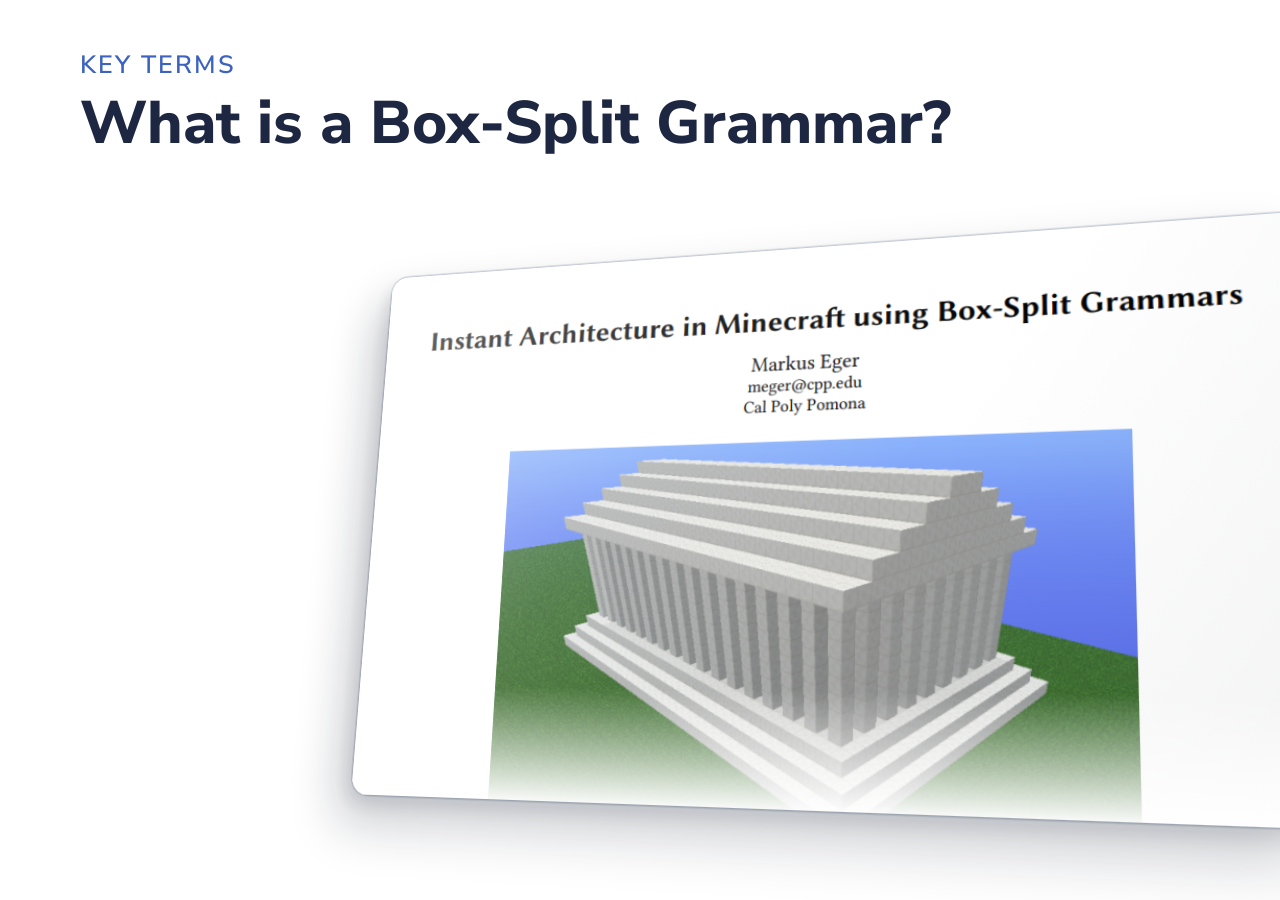
<file: explorables/box-split-grammars/demo/intro.html>
<!doctype html>
<html lang="en">
<head>
  <meta charset="utf-8">
  <title>What is a Box-Split Grammar?</title>
  <link rel="preconnect" href="https://fonts.googleapis.com">
  <link rel="preconnect" href="https://fonts.gstatic.com" crossorigin>
  <link rel="stylesheet" href="https://fonts.googleapis.com/css2?family=JetBrains+Mono:wght@400;600;700&family=Nunito:wght@400;600;700;800&family=Nunito+Sans:ital,wght@0,300;0,400;0,500;0,600;0,700;1,300;1,400;1,600&display=swap">
  <link rel="stylesheet" href="intro/intro.css?v=4">
</head>
<body>
  <div class="stage-root" id="stage-root">
    <header class="slide-header">
      <p class="kicker">Key Terms</p>
      <h2>What is a <span id="phrase-bsg" class="word-pill"><span id="word-box-split" class="word-pill">Box-Split</span> <span id="word-grammar" class="word-pill">Grammar</span></span>?</h2>
    </header>

    <div class="paper-3d-wrap" id="paper-3d-wrap" aria-hidden="true">
      <div class="paper-3d-card" id="paper-3d-card">
        <img src="assets/paper_front.png" width="1067" height="907" alt="First page of Instant Architecture in Minecraft using Box-Split Grammars by Markus Eger">
        <div class="paper-3d-sheen" id="paper-3d-sheen"></div>
        <div class="paper-3d-fade"></div>
      </div>
    </div>

    <div class="intro-grid" id="intro-grid">
      <div class="def-stack">
        <div class="terms-block">
          <ul class="points terms-list" id="terms-list">
            <li id="bullet-grammar"><span class="term-label"><strong>Grammar:</strong> </span><span class="term-body">A set of rules that breaks one big box into smaller pieces step by step. You can think about it like grammar in English that breaks a sentence into phrases and words.</span></li>
            <li id="bullet-bsg"><span class="term-label"><strong>Box-Split Grammar:</strong> </span><span class="term-body">Dr. Eger's <span id="word-nonterminal" class="word-pill">nonterminal</span> system that slices one big box into smaller pieces.</span></li>
            <li id="bullet-nonterminal"><span class="term-label"><strong>Nonterminal:</strong> </span><span class="term-body">A rule that expands further instead of placing blocks. For example, one side of a castle splits into <code data-part-ref="tower">tower()</code>, <code data-part-ref="wall">wall()</code>, <code data-part-ref="gate">gate()</code>, <code data-part-ref="wall">wall()</code>, and <code data-part-ref="tower">tower()</code>.</span></li>
          </ul>
        </div>
      </div>

      <div class="wall-example" id="wall-example" aria-label="Example: splitting one side of a castle into towers, walls, and a gate">
        <div class="ex-head">
          <span>Castle Side Example:</span>
          <div class="code-drop-slot" id="code-drop-slot">
            <span class="drop-hint"></span>
            <span class="ex-pill" id="code-snippet-text">with split(Dimension.X, [<span data-slice="0">5</span>, <span data-slice="1">-1</span>, <span data-slice="2">3</span>, <span data-slice="3">-1</span>, <span data-slice="4">5</span>])</span>
          </div>
        </div>
        <div class="castle-frame" role="img" aria-label="One side of a castle split horizontally into Minecraft tower, wall, gate, wall, and tower sections">
          <div class="castle-sky">
            <div class="castle-strip">
              <div class="castle-piece" data-castle-idx="0" data-part-name="tower">
                <img src="assets/tower.png" width="448" height="768" alt="Left Minecraft castle tower">
                <span class="castle-label">tower()</span>
              </div>
              <div class="castle-piece" data-castle-idx="1" data-part-name="wall">
                <img src="assets/wall1.png" width="448" height="768" alt="Left Minecraft castle wall">
                <span class="castle-label">wall()</span>
              </div>
              <div class="castle-piece" data-castle-idx="2" data-part-name="gate">
                <img src="assets/gate.png" width="448" height="768" alt="Center Minecraft castle gate">
                <span class="castle-label">gate()</span>
              </div>
              <div class="castle-piece" data-castle-idx="3" data-part-name="wall">
                <img src="assets/wall2.png" width="448" height="768" alt="Right Minecraft castle wall">
                <span class="castle-label">wall()</span>
              </div>
              <div class="castle-piece" data-castle-idx="4" data-part-name="tower">
                <img src="assets/tower.png" width="448" height="768" alt="Right Minecraft castle tower">
                <span class="castle-label">tower()</span>
              </div>
              <span class="castle-cut" style="left: 112px" aria-hidden="true"></span>
              <span class="castle-cut" style="left: 224px" aria-hidden="true"></span>
              <span class="castle-cut" style="left: 336px" aria-hidden="true"></span>
              <span class="castle-cut" style="left: 448px" aria-hidden="true"></span>
            </div>
          </div>
        </div>
      </div>
    </div>

    <div class="band intro-note" id="python-band">
      <span class="python-text-wrap"><span id="word-python" class="word-pill">Python</span><span id="python-rest"> lets coders use loops, conditions, and other tools to assist them in building.</span><span class="typing-caret" id="typing-caret"></span></span>
    </div>

    <div class="highlight-pill" id="highlight-pill" aria-hidden="true"></div>
    <div class="def-bubble" id="def-bubble" aria-hidden="true"><div class="bubble-beak top" id="bubble-beak"></div><div class="bubble-body" id="bubble-body"></div></div>
    <div class="def-bubble" id="dock-bubble" aria-hidden="true"><div class="bubble-beak top" id="dock-beak"></div><div class="bubble-body" id="dock-body"></div></div>
    <div class="marquee-box" id="marquee-box" aria-hidden="true"><span class="marquee-handle tl"></span><span class="marquee-handle tr"></span><span class="marquee-handle bl"></span><span class="marquee-handle br"></span></div>
    <div class="drag-chip" id="drag-chip" aria-hidden="true">Python</div>
    <div class="cursor-ripple" id="cursor-ripple" aria-hidden="true"></div>

    <div class="sim-cursor" id="sim-cursor" data-mode="pointer" aria-hidden="true">
      <svg class="cursor-pointer" viewBox="0 0 28 32" width="32" height="36"><path d="M3,2 L3,26 L9.5,20.2 L14.6,30 L18.4,28.1 L13.4,18.4 L22.5,18.2 Z" fill="#0f172a" stroke="#ffffff" stroke-width="2.2" stroke-linejoin="round"/></svg>
      <svg class="cursor-ibeam" viewBox="0 0 24 34" width="24" height="34"><path d="M7,3 H17 M12,3 V31 M7,31 H17" fill="none" stroke="#ffffff" stroke-width="4.5" stroke-linecap="round"/><path d="M7,3 H17 M12,3 V31 M7,31 H17" fill="none" stroke="#0f172a" stroke-width="2.2" stroke-linecap="round"/></svg>
    </div>

    <button type="button" class="replay-btn" id="replay-btn" data-analytics-id="replay-intro-build">↻ Replay</button>
  </div>
  <script type="module" src="intro/main.js?v=4"></script>
</body>
</html>
</file>
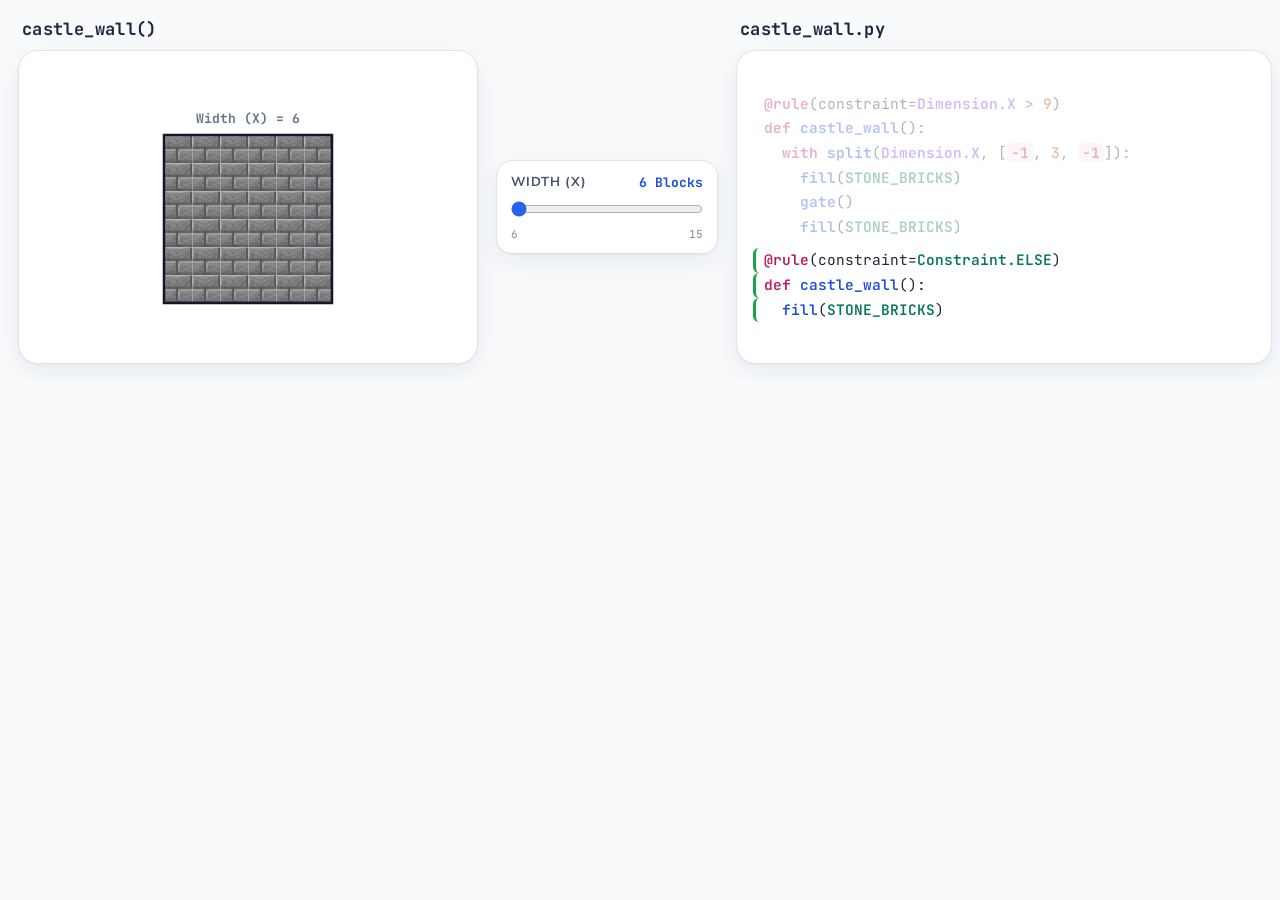
<file: explorables/box-split-grammars/demo/rules.html>
<!doctype html>
<html lang="en">

<head>
  <meta charset="utf-8">
  <title>Castle Wall Box-Split Grammar Explorer</title>
  <link rel="preconnect" href="https://fonts.googleapis.com">
  <link rel="preconnect" href="https://fonts.gstatic.com" crossorigin>
  <link rel="stylesheet" href="https://fonts.googleapis.com/css2?family=JetBrains+Mono:wght@400;600;700&family=Nunito:wght@400;600;700;800&family=Nunito+Sans:ital,wght@0,300;0,400;0,500;0,600;1,300;1,400;1,600&display=swap">
  <style>
    :root {
      --bg: #f8fafc;
      --surface: #ffffff;
      --ink: #1e2742;
      --ink-2: #4a5470;
      --ink-3: #848ca3;
      --line: #dfe5ef;
      --shadow: 0 1px 2px rgba(30, 40, 60, 0.05), 0 8px 24px rgba(30, 40, 60, 0.07);
      --f-head: "Gill Sans", "Gill Sans MT", "Nunito Sans", system-ui, -apple-system, sans-serif;
      --f-body: "Nunito Sans", system-ui, -apple-system, sans-serif;
      --f-mono: "JetBrains Mono", ui-monospace, "Cascadia Code", "Source Code Pro", Menlo, Consolas, monospace;
    }

    *, *::before, *::after {
      box-sizing: border-box;
    }

    html, body {
      margin: 0;
      padding: 0;
      width: 1290px;
      height: 380px;
      overflow: hidden;
      background: var(--bg);
      color: var(--ink);
      font-family: var(--f-body);
      -webkit-font-smoothing: antialiased;
      user-select: none;
    }

    .rules-stage {
      width: 1290px;
      height: 380px;
      padding: 16px 18px;
      display: grid;
      grid-template-columns: 460px 222px 536px;
      gap: 18px;
      align-items: center;
    }

    .stage-col {
      display: flex;
      flex-direction: column;
      min-width: 0;
    }

    .col-caption {
      height: 26px;
      margin-bottom: 8px;
      display: flex;
      align-items: center;
      padding-left: 4px;
      font-family: var(--f-head);
      font-size: 18px;
      font-weight: 600;
      letter-spacing: 0.02em;
      color: var(--ink-2);
    }

    .col-caption code {
      font-family: var(--f-mono);
      font-size: 17px;
      font-weight: 700;
      color: var(--ink);
    }

    .wall-card,
    .grammar-panel {
      height: 314px;
      background: var(--surface);
      border: 1px solid var(--line);
      border-radius: 20px;
      box-shadow: var(--shadow);
    }

    .wall-card {
      padding: 12px;
      display: flex;
      align-items: center;
      justify-content: center;
    }

    #wall-canvas {
      display: block;
      width: 436px;
      height: 282px;
      cursor: default;
    }

    /* Middle Column: Minimal Mode-Specific Controls */
    .controls-col {
      display: flex;
      flex-direction: column;
      justify-content: center;
      gap: 12px;
      padding-top: 34px;
    }

    .control-card {
      background: var(--surface);
      border: 1px solid var(--line);
      border-radius: 16px;
      padding: 12px 14px;
      box-shadow: var(--shadow);
      display: flex;
      flex-direction: column;
      gap: 8px;
    }

    .control-head {
      display: flex;
      align-items: center;
      justify-content: space-between;
      gap: 8px;
    }

    .control-label {
      font-family: var(--f-head);
      font-size: 13px;
      font-weight: 700;
      text-transform: uppercase;
      letter-spacing: 0.07em;
      color: var(--ink-2);
    }

    .control-val {
      font-family: var(--f-mono);
      font-size: 13px;
      font-weight: 700;
      color: #1d4ed8;
    }

    input[type="range"] {
      width: 100%;
      accent-color: #2563eb;
      cursor: pointer;
      margin: 2px 0;
    }

    .threshold-bar {
      display: flex;
      justify-content: space-between;
      align-items: center;
      font-family: var(--f-mono);
      font-size: 11px;
      color: var(--ink-3);
    }

    .btn-group {
      display: flex;
      border: 1px solid #cbd5e1;
      border-radius: 10px;
      background: #f1f5f9;
      padding: 3px;
      gap: 3px;
    }

    .btn-tab {
      flex: 1 1 auto;
      white-space: nowrap;
      padding: 8px 8px;
      font-family: var(--f-head);
      font-size: 13.5px;
      font-weight: 600;
      border: 0;
      border-radius: 7px;
      background: transparent;
      color: #64748b;
      cursor: pointer;
      transition: background-color 0.15s ease, color 0.15s ease, box-shadow 0.15s ease;
    }

    .btn-tab:hover {
      background: #e2e8f0;
      color: #0f172a;
    }

    .btn-tab.active {
      background: #2563eb;
      color: #ffffff;
      box-shadow: 0 1px 4px rgba(37, 99, 235, 0.28);
    }

    .btn-regen {
      width: 100%;
      padding: 12px 14px;
      border-radius: 14px;
      border: 1px solid #1d4ed8;
      background: #2563eb;
      color: #ffffff;
      font-family: var(--f-head);
      font-size: 16px;
      font-weight: 700;
      cursor: pointer;
      display: inline-flex;
      align-items: center;
      justify-content: center;
      gap: 8px;
      box-shadow: 0 3px 10px rgba(37, 99, 235, 0.24);
      transition: background-color 0.15s ease, transform 0.15s ease;
    }

    .btn-regen:hover {
      background: #1d4ed8;
      transform: translateY(-1px);
    }

    .btn-regen:active {
      transform: translateY(0);
    }

    .variant-list {
      display: flex;
      flex-direction: column;
      gap: 8px;
    }

    .variant-row {
      display: flex;
      align-items: center;
      gap: 7px;
      padding: 6px 8px;
      border-radius: 10px;
      border: 1px solid #e2e8f0;
      background: #f8fafc;
      cursor: pointer;
      transition: border-color 0.15s ease, background-color 0.15s ease;
    }

    .variant-row:hover,
    .variant-row.is-active {
      border-color: #0284c7;
      background: #f0f9ff;
    }

    .variant-swatch {
      width: 18px;
      height: 18px;
      border-radius: 4px;
      border: 1px solid rgba(15, 23, 42, 0.16);
      image-rendering: pixelated;
      flex-shrink: 0;
    }

    .variant-name {
      flex: 1;
      font-family: var(--f-head);
      font-size: 13px;
      font-weight: 600;
      color: var(--ink);
      white-space: nowrap;
    }

    .variant-prob {
      font-family: var(--f-mono);
      font-size: 12.5px;
      font-weight: 700;
      color: #b45309;
    }

    /* Right Column: Clean Single-File castle_wall.py Panel */
    .grammar-panel {
      padding: 14px 16px;
      display: flex;
      flex-direction: column;
      justify-content: center;
      overflow: hidden;
      min-width: 0;
    }

    .code-body {
      display: flex;
      flex-direction: column;
      font-family: var(--f-mono);
      font-size: 14.5px;
      line-height: 1.42;
      color: #1e293b;
    }

    .code-gap {
      height: 9px;
    }

    .code-line {
      padding: 2px 8px;
      border-radius: 6px;
      border-left: 3.5px solid transparent;
      white-space: pre;
      cursor: pointer;
      transition: opacity 0.18s ease, background-color 0.14s ease, border-color 0.14s ease;
    }

    .code-line.is-rule-fired {
      border-left-color: #16a34a;
    }

    .code-line.is-rule-dimmed {
      opacity: 0.34;
      cursor: default;
    }

    .code-line.is-encompassed {
      background: rgba(2, 132, 199, 0.08);
      border-left-color: #0284c7;
      color: #0f172a;
    }

    .code-line.is-focus {
      background: rgba(2, 132, 199, 0.18);
      border-left-color: #0284c7;
      color: #0f172a;
    }

    .code-body .kw { color: #be185d; font-weight: 600; }
    .code-body .fn { color: #1d4ed8; font-weight: 600; }
    .code-body .dim { color: #7c3aed; font-weight: 600; }
    .code-body .num { color: #b45309; font-weight: 600; }
    .code-body .neg {
      color: #be185d;
      font-weight: 600;
      background: rgba(190, 24, 93, 0.1);
      padding: 0 4px;
      border-radius: 4px;
    }
    .code-body .const { color: #047857; font-weight: 600; }
  </style>
</head>

<body>
  <main class="rules-stage">
    <section class="stage-col wall-col">
      <div class="col-caption"><code>castle_wall()</code></div>
      <div class="wall-card">
        <canvas id="wall-canvas" width="476" height="560"></canvas>
      </div>
    </section>

    <aside class="controls-col" id="controls-col" aria-label="Rule Controls"></aside>

    <section class="stage-col code-col">
      <div class="col-caption"><code>castle_wall.py</code></div>
      <div class="grammar-panel" aria-label="castle_wall.py Box-Split Grammar Code">
        <div class="code-body" id="code-lines"></div>
      </div>
    </section>
  </main>

  <script type="module">
    import { TextureLibrary } from './textures.js?v=5';
    import {
      evaluateConstraintsWall,
      evaluateLoopsWall,
      evaluateVariantsWall,
      nextDistinctSeed
    } from './rules_engine.js?v=6';

    const params = new URLSearchParams(location.search);
    const rawMode = params.get('mode') || 'constraints';
    const MODE = ['constraints', 'loops', 'variants'].includes(rawMode) ? rawMode : 'constraints';

    const kw = (s) => `<span class="kw">${s}</span>`;
    const fn = (s) => `<span class="fn">${s}</span>`;
    const dim = (s) => `<span class="dim">${s}</span>`;
    const num = (s) => `<span class="num">${s}</span>`;
    const neg = (s) => `<span class="neg">${s}</span>`;
    const con = (s) => `<span class="const">${s}</span>`;
    const sp = (n) => '&nbsp;'.repeat(n);

    const CELL_PX = 28;

    const canvas = document.getElementById('wall-canvas');
    const ctx = canvas.getContext('2d');
    const controlsCol = document.getElementById('controls-col');
    const codeLinesEl = document.getElementById('code-lines');

    const textureLib = new TextureLibrary();
    const fallbackBricks = makeFallbackBricks();
    const assetTextures = {};

    const state = {
      width: MODE === 'constraints' ? 6 : 11,
      height: 6,
      repeatLoop: true,
      seed: 7,
      detailScale: window.devicePixelRatio || 1,
      isVisible: true,
      hoverScopes: null,
      hoverLineId: null,
      prevCellsMap: null,
      fadeProgress: 1,
      fadeToken: 0
    };

    let currentEval = evaluateState();
    let currentCodeMeta = [];
    const lineElMap = new Map();
    const variantRowMap = new Map();

    function makeFallbackBricks() {
      const c = document.createElement('canvas');
      c.width = 16;
      c.height = 16;
      const g = c.getContext('2d');
      g.fillStyle = '#7c7c7c';
      g.fillRect(0, 0, 16, 16);
      g.fillStyle = '#5c5c5c';
      g.fillRect(0, 0, 16, 1);
      g.fillRect(0, 8, 16, 1);
      g.fillRect(8, 1, 1, 7);
      g.fillRect(0, 9, 1, 7);
      g.fillStyle = '#929292';
      g.fillRect(1, 2, 6, 2);
      g.fillRect(2, 10, 12, 2);
      return c;
    }

    function loadAssetTexture(key, src) {
      const img = new Image();
      img.onload = () => {
        assetTextures[key] = img;
        if (state.isVisible) renderCanvas();
      };
      img.src = src;
    }

    loadAssetTexture('stone_bricks', 'assets/stone_bricks.png?v=5');
    loadAssetTexture('cobblestone', 'assets/cobblestone.png?v=5');
    loadAssetTexture('oak_planks', 'assets/oak_planks.png?v=5');

    function getTextureSource(materialId) {
      if (materialId === 'stone_bricks') {
        return assetTextures.stone_bricks || fallbackBricks;
      }
      if (materialId === 'cobblestone') {
        return assetTextures.cobblestone || textureLib.getCanvas('cobblestone');
      }
      if (materialId === 'oak_planks') {
        return assetTextures.oak_planks || textureLib.getCanvas('oak_planks');
      }
      if (materialId === 'mossy_cobblestone') {
        return textureLib.getCanvas('mossy_cobblestone');
      }
      return textureLib.getCanvas(materialId);
    }

    function evaluateState() {
      if (MODE === 'constraints') return evaluateConstraintsWall(state.width, state.height);
      if (MODE === 'loops') return evaluateLoopsWall(state.width, state.repeatLoop, state.height);
      return evaluateVariantsWall(state.seed, state.width, state.height);
    }

    function buildCodeSpec() {
      if (MODE === 'constraints') {
        return [
          {
            id: 'c-dec-gt',
            ruleGroup: 'rule_gate',
            scopes: ['c_left', 'c_gate', 'c_right'],
            blockLines: ['c-def-gt', 'c-split-gt', 'c-fill-l', 'c-gate', 'c-fill-r'],
            html: `${kw('@rule')}(constraint=${dim('Dimension.X')} &gt; ${num('9')})`
          },
          {
            id: 'c-def-gt',
            ruleGroup: 'rule_gate',
            scopes: ['c_left', 'c_gate', 'c_right'],
            blockLines: ['c-split-gt', 'c-fill-l', 'c-gate', 'c-fill-r'],
            html: `${kw('def')} ${fn('castle_wall')}():`
          },
          {
            id: 'c-split-gt',
            ruleGroup: 'rule_gate',
            scopes: ['c_left', 'c_gate', 'c_right'],
            blockLines: ['c-fill-l', 'c-gate', 'c-fill-r'],
            html: `${sp(2)}${kw('with')} ${fn('split')}(${dim('Dimension.X')}, [${neg('-1')}, ${num('3')}, ${neg('-1')}]):`
          },
          {
            id: 'c-fill-l',
            ruleGroup: 'rule_gate',
            scopes: ['c_left'],
            html: `${sp(4)}${fn('fill')}(${con('STONE_BRICKS')})`
          },
          {
            id: 'c-gate',
            ruleGroup: 'rule_gate',
            scopes: ['c_gate'],
            html: `${sp(4)}${fn('gate')}()`
          },
          {
            id: 'c-fill-r',
            ruleGroup: 'rule_gate',
            scopes: ['c_right'],
            html: `${sp(4)}${fn('fill')}(${con('STONE_BRICKS')})`
          },
          { gap: true },
          {
            id: 'c-dec-else',
            ruleGroup: 'rule_else',
            scopes: ['c_else'],
            blockLines: ['c-def-else', 'c-fill-else'],
            html: `${kw('@rule')}(constraint=${con('Constraint.ELSE')})`
          },
          {
            id: 'c-def-else',
            ruleGroup: 'rule_else',
            scopes: ['c_else'],
            blockLines: ['c-fill-else'],
            html: `${kw('def')} ${fn('castle_wall')}():`
          },
          {
            id: 'c-fill-else',
            ruleGroup: 'rule_else',
            scopes: ['c_else'],
            html: `${sp(2)}${fn('fill')}(${con('STONE_BRICKS')})`
          }
        ];
      }

      if (MODE === 'loops') {
        if (state.repeatLoop) {
          return [
            {
              id: 'l-dec',
              ruleGroup: 'loop',
              scopes: ['l_base', 'l_merlon', 'l_void'],
              blockLines: ['l-def', 'l-split-y', 'l-base', 'l-split-x', 'l-while', 'l-fill', 'l-void'],
              html: `${kw('@rule')}`
            },
            {
              id: 'l-def',
              ruleGroup: 'loop',
              scopes: ['l_base', 'l_merlon', 'l_void'],
              blockLines: ['l-split-y', 'l-base', 'l-split-x', 'l-while', 'l-fill', 'l-void'],
              html: `${kw('def')} ${fn('castle_wall')}():`
            },
            {
              id: 'l-split-y',
              ruleGroup: 'loop',
              scopes: ['l_base', 'l_merlon', 'l_void'],
              blockLines: ['l-base', 'l-split-x', 'l-while', 'l-fill', 'l-void'],
              html: `${sp(2)}${kw('with')} ${fn('split')}(${dim('Dimension.Y')}, [${neg('-1')}, ${num('1')}]):`
            },
            {
              id: 'l-base',
              ruleGroup: 'loop',
              scopes: ['l_base'],
              html: `${sp(4)}${fn('wall_base')}()`
            },
            {
              id: 'l-split-x',
              ruleGroup: 'loop',
              scopes: ['l_merlon', 'l_void'],
              blockLines: ['l-while', 'l-fill', 'l-void'],
              html: `${sp(4)}pieces = ${fn('split')}(${dim('Dimension.X')}, [${num('1')}, ${num('1')}], repeat=${kw('True')})`
            },
            {
              id: 'l-while',
              ruleGroup: 'loop',
              scopes: ['l_merlon', 'l_void'],
              blockLines: ['l-fill', 'l-void'],
              html: `${sp(4)}${kw('while')} pieces:`
            },
            {
              id: 'l-fill',
              ruleGroup: 'loop',
              scopes: ['l_merlon'],
              html: `${sp(6)}${fn('fill')}(${con('STONE_BRICKS')})`
            },
            {
              id: 'l-void',
              ruleGroup: 'loop',
              scopes: ['l_void'],
              html: `${sp(6)}${fn('void')}()`
            }
          ];
        }
        return [
          {
            id: 'l-dec',
            ruleGroup: 'loop',
            scopes: ['l_base', 'l_flat'],
            blockLines: ['l-def', 'l-split-y', 'l-base', 'l-flat'],
            html: `${kw('@rule')}`
          },
          {
            id: 'l-def',
            ruleGroup: 'loop',
            scopes: ['l_base', 'l_flat'],
            blockLines: ['l-split-y', 'l-base', 'l-flat'],
            html: `${kw('def')} ${fn('castle_wall')}():`
          },
          {
            id: 'l-split-y',
            ruleGroup: 'loop',
            scopes: ['l_base', 'l_flat'],
            blockLines: ['l-base', 'l-flat'],
            html: `${sp(2)}${kw('with')} ${fn('split')}(${dim('Dimension.Y')}, [${neg('-1')}, ${num('1')}]):`
          },
          {
            id: 'l-base',
            ruleGroup: 'loop',
            scopes: ['l_base'],
            html: `${sp(4)}${fn('wall_base')}()`
          },
          {
            id: 'l-flat',
            ruleGroup: 'loop',
            scopes: ['l_flat'],
            html: `${sp(4)}${fn('fill')}(${con('STONE_BRICKS')})`
          }
        ];
      }

      return [
        {
          id: 'v-dec-bricks',
          ruleGroup: 'v_bricks',
          scopes: ['v_bricks'],
          blockLines: ['v-def-bricks', 'v-fill-bricks'],
          html: `${kw('@rule')}(probability=${num('0.6')})`
        },
        {
          id: 'v-def-bricks',
          ruleGroup: 'v_bricks',
          scopes: ['v_bricks'],
          blockLines: ['v-fill-bricks'],
          html: `${kw('def')} ${fn('wall_block')}():`
        },
        {
          id: 'v-fill-bricks',
          ruleGroup: 'v_bricks',
          scopes: ['v_bricks'],
          html: `${sp(2)}${fn('fill')}(${con('STONE_BRICKS')})`
        },
        { gap: true },
        {
          id: 'v-dec-mossy',
          ruleGroup: 'v_mossy',
          scopes: ['v_mossy'],
          blockLines: ['v-def-mossy', 'v-fill-mossy'],
          html: `${kw('@rule')}(probability=${num('0.25')})`
        },
        {
          id: 'v-def-mossy',
          ruleGroup: 'v_mossy',
          scopes: ['v_mossy'],
          blockLines: ['v-fill-mossy'],
          html: `${kw('def')} ${fn('wall_block')}():`
        },
        {
          id: 'v-fill-mossy',
          ruleGroup: 'v_mossy',
          scopes: ['v_mossy'],
          html: `${sp(2)}${fn('fill')}(${con('MOSSY_COBBLESTONE')})`
        },
        { gap: true },
        {
          id: 'v-dec-cobble',
          ruleGroup: 'v_cobble',
          scopes: ['v_cobble'],
          blockLines: ['v-def-cobble', 'v-fill-cobble'],
          html: `${kw('@rule')}(probability=${num('0.15')})`
        },
        {
          id: 'v-def-cobble',
          ruleGroup: 'v_cobble',
          scopes: ['v_cobble'],
          blockLines: ['v-fill-cobble'],
          html: `${kw('def')} ${fn('wall_block')}():`
        },
        {
          id: 'v-fill-cobble',
          ruleGroup: 'v_cobble',
          scopes: ['v_cobble'],
          html: `${sp(2)}${fn('fill')}(${con('COBBLESTONE')})`
        }
      ];
    }

    function buildControls() {
      controlsCol.innerHTML = '';

      if (MODE === 'constraints') {
        const card = document.createElement('div');
        card.className = 'control-card';
        card.innerHTML = `
          <div class="control-head">
            <span class="control-label">Width (X)</span>
            <span class="control-val" id="width-val">${state.width} Blocks</span>
          </div>
          <input type="range" id="slider-width" min="6" max="15" step="1" value="${state.width}" aria-label="Wall width in blocks">
          <div class="threshold-bar">
            <span>6</span>
            <span>15</span>
          </div>
        `;
        controlsCol.appendChild(card);

        const sliderWidth = document.getElementById('slider-width');
        sliderWidth.addEventListener('input', () => {
          state.width = Number(sliderWidth.value);
          clearHover(false);
          updateUI();
        });
      } else if (MODE === 'loops') {
        const toggleCard = document.createElement('div');
        toggleCard.className = 'control-card';
        toggleCard.innerHTML = `
          <span class="control-label">Battlements</span>
          <div class="btn-group">
            <button type="button" class="btn-tab" id="btn-flat">Flat</button>
            <button type="button" class="btn-tab active" id="btn-repeat">Repeat [1, 1]</button>
          </div>
        `;
        controlsCol.appendChild(toggleCard);

        const widthCard = document.createElement('div');
        widthCard.className = 'control-card';
        widthCard.innerHTML = `
          <div class="control-head">
            <span class="control-label">Width (X)</span>
            <span class="control-val" id="width-val">${state.width} Blocks</span>
          </div>
          <input type="range" id="slider-width" min="7" max="15" step="1" value="${state.width}" aria-label="Wall width in blocks">
        `;
        controlsCol.appendChild(widthCard);

        const btnFlat = document.getElementById('btn-flat');
        const btnRepeat = document.getElementById('btn-repeat');
        const sliderWidth = document.getElementById('slider-width');

        btnFlat.addEventListener('click', () => {
          if (!state.repeatLoop) return;
          state.repeatLoop = false;
          btnFlat.classList.add('active');
          btnRepeat.classList.remove('active');
          clearHover(false);
          updateUI();
        });

        btnRepeat.addEventListener('click', () => {
          if (state.repeatLoop) return;
          state.repeatLoop = true;
          btnRepeat.classList.add('active');
          btnFlat.classList.remove('active');
          clearHover(false);
          updateUI();
        });

        sliderWidth.addEventListener('input', () => {
          state.width = Number(sliderWidth.value);
          clearHover(false);
          updateUI();
        });
      } else {
        const btnRegen = document.createElement('button');
        btnRegen.type = 'button';
        btnRegen.className = 'btn-regen';
        btnRegen.id = 'btn-regenerate';
        btnRegen.innerHTML = '<span>&#8635;</span><span>Regenerate</span>';
        controlsCol.appendChild(btnRegen);

        const legendCard = document.createElement('div');
        legendCard.className = 'control-card';
        legendCard.innerHTML = `<span class="control-label">Block Weights</span><div class="variant-list" id="variant-list"></div>`;
        controlsCol.appendChild(legendCard);

        const listEl = document.getElementById('variant-list');
        const rows = [
          { tag: 'v_bricks', lineId: 'v-dec-bricks', mat: 'stone_bricks', name: 'Stone Brick', prob: '0.60' },
          { tag: 'v_mossy', lineId: 'v-dec-mossy', mat: 'mossy_cobblestone', name: 'Mossy Cobblestone', prob: '0.25' },
          { tag: 'v_cobble', lineId: 'v-dec-cobble', mat: 'cobblestone', name: 'Cobblestone', prob: '0.15' }
        ];

        for (const item of rows) {
          const row = document.createElement('div');
          row.className = 'variant-row';
          row.dataset.scopeTag = item.tag;
          row.innerHTML = `
            <canvas class="variant-swatch" width="16" height="16"></canvas>
            <span class="variant-name">${item.name}</span>
            <span class="variant-prob">${item.prob}</span>
          `;
          const sw = row.querySelector('canvas');
          const swCtx = sw.getContext('2d');
          swCtx.imageSmoothingEnabled = false;
          const drawSwatch = () => {
            const tex = getTextureSource(item.mat);
            if (tex) swCtx.drawImage(tex, 0, 0, tex.width, tex.height, 0, 0, 16, 16);
          };
          drawSwatch();
          if (!assetTextures[item.mat]) {
            const img = new Image();
            img.onload = () => swCtx.drawImage(img, 0, 0, img.width, img.height, 0, 0, 16, 16);
            if (item.mat === 'stone_bricks') img.src = 'assets/stone_bricks.png?v=5';
            else if (item.mat === 'cobblestone') img.src = 'assets/cobblestone.png?v=5';
          }

          row.addEventListener('pointerenter', () => setHover([item.tag], item.lineId));
          row.addEventListener('pointerleave', () => clearHover(true));
          listEl.appendChild(row);
          variantRowMap.set(item.tag, row);
        }

        btnRegen.addEventListener('click', () => {
          triggerVariantFade();
        });
      }
    }

    function renderCodeLines() {
      const spec = buildCodeSpec();
      currentCodeMeta = spec;
      codeLinesEl.innerHTML = '';
      lineElMap.clear();

      for (const item of spec) {
        if (item.gap) {
          const gap = document.createElement('div');
          gap.className = 'code-gap';
          codeLinesEl.appendChild(gap);
          continue;
        }
        const el = document.createElement('div');
        el.className = 'code-line';
        el.dataset.lineId = item.id;
        el.innerHTML = item.html;

        if (MODE === 'constraints') {
          const isActiveRule = item.ruleGroup === currentEval.activeRuleGroup;
          el.classList.add(isActiveRule ? 'is-rule-fired' : 'is-rule-dimmed');
        } else {
          el.classList.add('is-rule-fired');
        }

        el.addEventListener('pointerenter', () => {
          if (MODE === 'constraints' && item.ruleGroup !== currentEval.activeRuleGroup) return;
          setHover(item.scopes, item.id);
        });

        codeLinesEl.appendChild(el);
        lineElMap.set(item.id, el);
      }
    }

    codeLinesEl.addEventListener('pointerleave', () => clearHover(true));

    function syncRuleHighlightStyles() {
      for (const el of lineElMap.values()) {
        el.classList.remove('is-focus', 'is-encompassed');
      }
      for (const row of variantRowMap.values()) {
        row.classList.remove('is-active');
      }

      if (state.hoverLineId) {
        const meta = currentCodeMeta.find((m) => m.id === state.hoverLineId);
        if (meta) {
          lineElMap.get(meta.id)?.classList.add('is-focus');
          for (const bid of meta.blockLines ?? []) {
            lineElMap.get(bid)?.classList.add('is-encompassed');
          }
        }
      }

      if (state.hoverScopes) {
        for (const tag of state.hoverScopes) {
          variantRowMap.get(tag)?.classList.add('is-active');
        }
      }
    }

    function setHover(scopes, lineId) {
      state.hoverScopes = scopes ? new Set(scopes) : null;
      state.hoverLineId = lineId ?? null;
      syncRuleHighlightStyles();
      renderCanvas();
    }

    function clearHover(redraw = true) {
      if (!state.hoverScopes && !state.hoverLineId) return;
      state.hoverScopes = null;
      state.hoverLineId = null;
      syncRuleHighlightStyles();
      if (redraw) renderCanvas();
    }

    function triggerVariantFade() {
      const prevMap = new Map();
      for (const cell of currentEval.cells) {
        prevMap.set(`${cell.x},${cell.y}`, cell.fg);
      }
      state.prevCellsMap = prevMap;
      state.seed = nextDistinctSeed(state.seed, state.width, state.height);
      currentEval = evaluateState();
      state.fadeProgress = 0;
      state.fadeToken += 1;
      const myToken = state.fadeToken;
      const start = performance.now();

      function step(now) {
        if (myToken !== state.fadeToken) return;
        const t = Math.min(1, (now - start) / 220);
        state.fadeProgress = 1 - Math.pow(1 - t, 3);
        renderCanvas();
        if (t < 1) {
          requestAnimationFrame(step);
        } else {
          state.prevCellsMap = null;
          state.fadeProgress = 1;
          renderCanvas();
        }
      }
      requestAnimationFrame(step);
    }

    function getWallOrigin(cw, ch, width, height) {
      const totalW = width * CELL_PX;
      const totalH = height * CELL_PX;
      return {
        ox: Math.round((cw - totalW) / 2),
        oy: Math.round((ch - totalH) / 2) + 12,
        totalW,
        totalH
      };
    }

    function traceWallBoundary(c, ox, oy, width, height, creneled) {
      c.beginPath();
      if (!creneled) {
        c.rect(ox, oy, width * CELL_PX, height * CELL_PX);
        return;
      }
      c.moveTo(ox, oy);
      for (let x = 0; x < width; x++) {
        if (x % 2 === 0) {
          c.lineTo(ox + x * CELL_PX, oy);
          c.lineTo(ox + (x + 1) * CELL_PX, oy);
        } else {
          c.lineTo(ox + x * CELL_PX, oy + CELL_PX);
          c.lineTo(ox + (x + 1) * CELL_PX, oy + CELL_PX);
        }
      }
      c.lineTo(ox + width * CELL_PX, oy + height * CELL_PX);
      c.lineTo(ox, oy + height * CELL_PX);
      c.closePath();
    }

    function drawCellForeground(cell, px, py) {
      if (!cell.fg) return;
      const tex = getTextureSource(cell.fg);
      if (!tex) return;

      if (cell.jambMode === 'left') {
        const w = Math.round(CELL_PX * 0.56);
        ctx.drawImage(tex, 0, 0, tex.width * 0.56, tex.height, px, py, w, CELL_PX);
        ctx.fillStyle = 'rgba(15, 23, 42, 0.22)';
        ctx.fillRect(px + w - 1, py, 2, CELL_PX);
      } else if (cell.jambMode === 'right') {
        const w = Math.round(CELL_PX * 0.56);
        const startX = px + CELL_PX - w;
        ctx.drawImage(tex, tex.width * 0.44, 0, tex.width * 0.56, tex.height, startX, py, w, CELL_PX);
        ctx.fillStyle = 'rgba(15, 23, 42, 0.22)';
        ctx.fillRect(startX - 1, py, 2, CELL_PX);
      } else {
        ctx.drawImage(tex, 0, 0, tex.width, tex.height, px, py, CELL_PX, CELL_PX);
      }
    }

    function renderCanvas() {
      if (!state.isVisible) return;
      const cw = canvas.clientWidth || 436;
      const ch = canvas.clientHeight || 282;
      const targetW = Math.round(cw * state.detailScale);
      const targetH = Math.round(ch * state.detailScale);
      if (canvas.width !== targetW) canvas.width = targetW;
      if (canvas.height !== targetH) canvas.height = targetH;

      ctx.setTransform(state.detailScale, 0, 0, state.detailScale, 0, 0);
      ctx.clearRect(0, 0, cw, ch);
      ctx.imageSmoothingEnabled = false;

      const { width, height, hasCreneledOutline, cells, solidCuts, topLabels, boxes } = currentEval;
      const { ox, oy, totalW, totalH } = getWallOrigin(cw, ch, width, height);

      // 1. Top slice labels (placed cleanly above the root boundary)
      if (topLabels.length > 0) {
        ctx.save();
        ctx.font = '700 13px "JetBrains Mono", ui-monospace, monospace';
        ctx.textAlign = 'center';
        ctx.textBaseline = 'bottom';
        ctx.fillStyle = '#64748b';
        for (const lbl of topLabels) {
          ctx.fillText(lbl.text, ox + (lbl.x + lbl.w / 2) * CELL_PX, oy - 9);
        }
        ctx.restore();
      }

      // 2. Clean white backdrop strictly inside the wall silhouette
      ctx.save();
      traceWallBoundary(ctx, ox, oy, width, height, hasCreneledOutline);
      ctx.fillStyle = '#ffffff';
      ctx.fill();
      ctx.restore();

      // 3. Draw background layers (recessed oak planks in the gate doorway) + subtle top drop shadow
      for (const cell of cells) {
        if (!cell.bg) continue;
        const bgTex = getTextureSource(cell.bg);
        if (!bgTex) continue;
        const px = ox + cell.x * CELL_PX;
        const py = oy + cell.y * CELL_PX;
        ctx.drawImage(bgTex, 0, 0, bgTex.width, bgTex.height, px, py, CELL_PX, CELL_PX);
        ctx.fillStyle = 'rgba(15, 23, 42, 0.34)';
        ctx.fillRect(px, py, CELL_PX, CELL_PX);
        if (cell.y === 2) {
          ctx.fillStyle = 'rgba(0, 0, 0, 0.28)';
          ctx.fillRect(px, py, CELL_PX, 5);
        }
      }

      // 4. Draw foreground blocks (with smooth cross-fade when Regenerate runs)
      for (const cell of cells) {
        const px = ox + cell.x * CELL_PX;
        const py = oy + cell.y * CELL_PX;

        if (state.prevCellsMap && state.fadeProgress < 1) {
          const oldMat = state.prevCellsMap.get(`${cell.x},${cell.y}`);
          if (oldMat) {
            const oldTex = getTextureSource(oldMat);
            if (oldTex) ctx.drawImage(oldTex, 0, 0, oldTex.width, oldTex.height, px, py, CELL_PX, CELL_PX);
          }
          ctx.save();
          ctx.globalAlpha = state.fadeProgress;
          drawCellForeground(cell, px, py);
          ctx.restore();
        } else {
          drawCellForeground(cell, px, py);
        }

        if (cell.isVoid) {
          ctx.fillStyle = 'rgba(2, 132, 199, 0.1)';
          ctx.fillRect(px, py, CELL_PX, CELL_PX);
        }
      }

      // 5. Subtle 1px unit grid lines across solid wall area
      ctx.save();
      traceWallBoundary(ctx, ox, oy, width, height, hasCreneledOutline);
      ctx.clip();
      ctx.strokeStyle = 'rgba(203, 213, 225, 0.45)';
      ctx.lineWidth = 1;
      ctx.beginPath();
      for (let c = 1; c < width; c++) {
        const gx = Math.round(ox + c * CELL_PX) + 0.5;
        ctx.moveTo(gx, oy);
        ctx.lineTo(gx, oy + totalH);
      }
      for (let r = 1; r < height; r++) {
        const gy = Math.round(oy + r * CELL_PX) + 0.5;
        ctx.moveTo(ox, gy);
        ctx.lineTo(ox + totalW, gy);
      }
      ctx.stroke();
      ctx.restore();

      // 6. Solid executed split lines
      for (const cut of solidCuts) {
        ctx.save();
        ctx.strokeStyle = '#1e293b';
        ctx.lineWidth = 2.25;
        ctx.lineCap = 'butt';
        ctx.beginPath();
        if (cut.axis === 'V') {
          const cx = ox + cut.at * CELL_PX;
          ctx.moveTo(cx, oy + cut.from * CELL_PX);
          ctx.lineTo(cx, oy + cut.to * CELL_PX);
        } else {
          const cy = oy + cut.at * CELL_PX;
          ctx.moveTo(ox + cut.from * CELL_PX, cy);
          ctx.lineTo(ox + cut.to * CELL_PX, cy);
        }
        ctx.stroke();
        ctx.restore();
      }

      // 7. Outer boundary around root wall
      ctx.save();
      traceWallBoundary(ctx, ox, oy, width, height, hasCreneledOutline);
      ctx.strokeStyle = '#0f172a';
      ctx.lineWidth = 2.5;
      ctx.lineJoin = 'miter';
      ctx.stroke();
      ctx.restore();

      // 8. Scope spotlight scrim + cyan glow (identical style to tower_canvas.js)
      if (state.hoverScopes && state.hoverScopes.size > 0) {
        const focusBoxes = boxes.filter((b) => state.hoverScopes.has(b.scopeTag));
        if (focusBoxes.length > 0) {
          ctx.save();
          traceWallBoundary(ctx, ox, oy, width, height, hasCreneledOutline);
          for (const b of focusBoxes) {
            ctx.rect(ox + b.x * CELL_PX, oy + b.y * CELL_PX, b.w * CELL_PX, b.h * CELL_PX);
          }
          ctx.fillStyle = 'rgba(15, 23, 42, 0.54)';
          ctx.fill('evenodd');
          ctx.restore();

          for (const b of focusBoxes) {
            const bx = ox + b.x * CELL_PX;
            const by = oy + b.y * CELL_PX;
            const bw = b.w * CELL_PX;
            const bh = b.h * CELL_PX;

            if (b.isVoid) {
              ctx.fillStyle = 'rgba(56, 189, 248, 0.22)';
              ctx.fillRect(bx, by, bw, bh);
            }

            ctx.save();
            ctx.strokeStyle = 'rgba(56, 189, 248, 0.95)';
            ctx.lineWidth = 2.5;
            ctx.shadowColor = 'rgba(56, 189, 248, 0.85)';
            ctx.shadowBlur = 8;
            ctx.strokeRect(bx + 1.25, by + 1.25, Math.max(1, bw - 2.5), Math.max(1, bh - 2.5));
            ctx.restore();
          }
        }
      }
    }

    function updateUI() {
      currentEval = evaluateState();

      const widthVal = document.getElementById('width-val');
      if (widthVal) widthVal.textContent = `${state.width} Blocks`;

      renderCodeLines();
      syncRuleHighlightStyles();
      renderCanvas();
    }

    function resolveCanvasHit(clientX, clientY) {
      const r = canvas.getBoundingClientRect();
      const cw = canvas.clientWidth || 436;
      const ch = canvas.clientHeight || 282;
      const scaleX = cw / r.width;
      const scaleY = ch / r.height;
      const localX = (clientX - r.left) * scaleX;
      const localY = (clientY - r.top) * scaleY;
      const { width, height, boxes } = currentEval;
      const { ox, oy } = getWallOrigin(cw, ch, width, height);
      const gx = (localX - ox) / CELL_PX;
      const gy = (localY - oy) / CELL_PX;
      if (gx < 0 || gx >= width || gy < 0 || gy >= height) return null;

      const hit = boxes.find((b) => gx >= b.x && gx < b.x + b.w && gy >= b.y && gy < b.y + b.h);
      if (!hit) return null;

      const scopeToLine = {
        c_left: 'c-fill-l',
        c_gate: 'c-gate',
        c_right: 'c-fill-r',
        c_else: 'c-fill-else',
        l_base: 'l-base',
        l_merlon: 'l-fill',
        l_void: 'l-void',
        l_flat: 'l-flat',
        v_bricks: 'v-fill-bricks',
        v_mossy: 'v-fill-mossy',
        v_cobble: 'v-fill-cobble'
      };
      return {
        scopes: [hit.scopeTag],
        lineId: scopeToLine[hit.scopeTag] || null
      };
    }

    canvas.addEventListener('pointermove', (e) => {
      const found = resolveCanvasHit(e.clientX, e.clientY);
      if (found) {
        canvas.style.cursor = 'pointer';
        setHover(found.scopes, found.lineId);
      } else {
        canvas.style.cursor = 'default';
        clearHover(true);
      }
    });

    canvas.addEventListener('pointerleave', () => {
      canvas.style.cursor = 'default';
      clearHover(true);
    });

    window.addEventListener('resize', () => {
      if (state.isVisible) renderCanvas();
    });

    window.addEventListener('message', (event) => {
      if (event.data?.type === 'deck:visibility') {
        state.isVisible = Boolean(event.data.visible);
        if (state.isVisible) renderCanvas();
      }
      if (event.data?.type === 'deck:resolution') {
        state.detailScale = event.data.detail || window.devicePixelRatio || 1;
        if (state.isVisible) renderCanvas();
      }
    });

    buildControls();
    updateUI();
  </script>
</body>

</html>
</file>
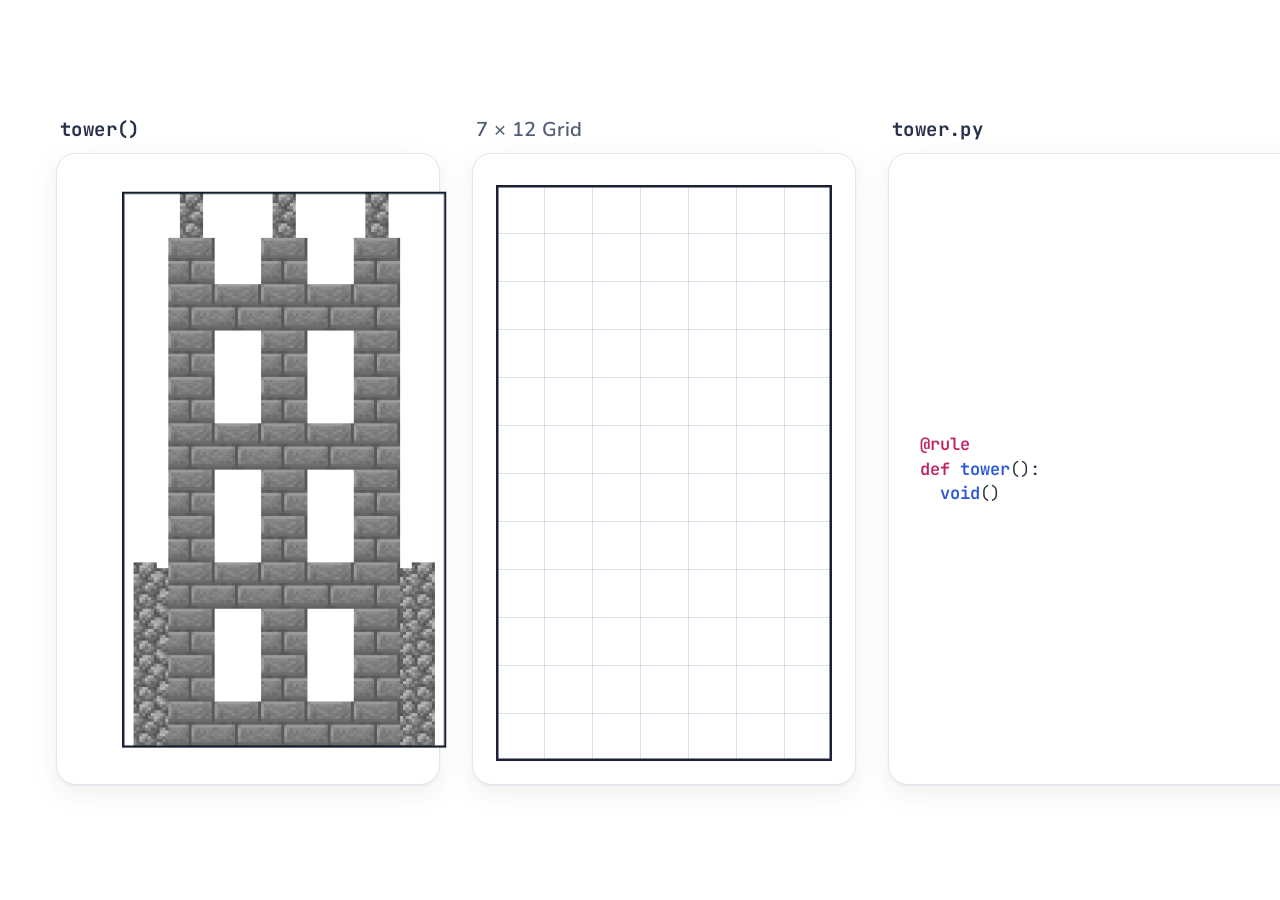
<file: explorables/box-split-grammars/demo/tower.html>
<!doctype html>
<html lang="en">
<head>
  <meta charset="utf-8">
  <title>From Tower to Box-Split Grammar</title>
  <link rel="preconnect" href="https://fonts.googleapis.com">
  <link rel="preconnect" href="https://fonts.gstatic.com" crossorigin>
  <link rel="stylesheet" href="https://fonts.googleapis.com/css2?family=JetBrains+Mono:wght@400;600;700&family=Nunito:wght@400;600;700;800&family=Nunito+Sans:ital,wght@0,300;0,400;0,500;0,600;0,700;1,300;1,400;1,600&display=swap">
  <link rel="stylesheet" href="intro/intro.css?v=4">
  <link rel="stylesheet" href="tower/tower.css?v=4">
  <style>
    .intro-snapshot,
    .tower-stage,
    .hero-tower-canvas,
    .code-drag-chip,
    .cursor-ripple,
    .sim-cursor,
    .yours-callout,
    .chapter-stage {
      position: absolute;
      opacity: 0;
      visibility: hidden;
    }
  </style>
</head>
<body>
  <div class="stage-root" id="stage-root">

    <!-- Step 1 t=0 starting frame: exact static match of intro.html?step=4 -->
    <div class="intro-snapshot" id="intro-snapshot" aria-hidden="true">
      <header class="slide-header">
        <p class="kicker">Key Terms</p>
        <h2>What is a <span class="word-pill">Box-Split Grammar</span>?</h2>
      </header>

      <div class="intro-grid">
        <div class="def-stack">
          <div class="terms-block">
            <ul class="points terms-list">
              <li><span class="term-label"><strong>Grammar:</strong> </span><span class="term-body">A set of rules that breaks one big box into smaller pieces step by step. You can think about it like grammar in English that breaks a sentence into phrases and words.</span></li>
              <li><span class="term-label"><strong>Box-Split Grammar:</strong> </span><span class="term-body">Dr. Eger's <span class="word-pill">nonterminal</span> system that slices one big box into smaller pieces.</span></li>
              <li><span class="term-label"><strong>Nonterminal:</strong> </span><span class="term-body">A rule that expands further instead of placing blocks. For example, one side of a castle splits into <code>tower()</code>, <code>wall()</code>, <code>gate()</code>, <code>wall()</code>, and <code>tower()</code>.</span></li>
            </ul>
          </div>
        </div>

        <div class="wall-example">
          <div class="ex-head">
            <span>Castle Side Example:</span>
            <div class="code-drop-slot">
              <span class="ex-pill">with split(Dimension.X, [<span data-slice="0">5</span>, <span data-slice="1">-1</span>, <span data-slice="2">3</span>, <span data-slice="3">-1</span>, <span data-slice="4">5</span>])</span>
            </div>
          </div>
          <div class="castle-frame">
            <div class="castle-sky">
              <div class="castle-strip">
                <div class="castle-piece" id="origin-tower-piece">
                  <img id="origin-tower-img" src="assets/tower.png" width="448" height="768" alt="Left Minecraft castle tower">
                  <span class="castle-label">tower()</span>
                </div>
                <div class="castle-piece">
                  <img src="assets/wall1.png" width="448" height="768" alt="Left Minecraft castle wall">
                  <span class="castle-label">wall()</span>
                </div>
                <div class="castle-piece">
                  <img src="assets/gate.png" width="448" height="768" alt="Center Minecraft castle gate">
                  <span class="castle-label">gate()</span>
                </div>
                <div class="castle-piece">
                  <img src="assets/wall2.png" width="448" height="768" alt="Right Minecraft castle wall">
                  <span class="castle-label">wall()</span>
                </div>
                <div class="castle-piece">
                  <img src="assets/tower.png" width="448" height="768" alt="Right Minecraft castle tower">
                  <span class="castle-label">tower()</span>
                </div>
                <span class="castle-cut" style="left: 112px"></span>
                <span class="castle-cut" style="left: 224px"></span>
                <span class="castle-cut" style="left: 336px"></span>
                <span class="castle-cut" style="left: 448px"></span>
              </div>
            </div>
          </div>
        </div>
      </div>

      <div class="band intro-note">
        <span class="python-text-wrap"><span class="word-pill">Python</span><span class="python-rest"> lets coders use loops, conditions, and other tools to assist them in building.</span><span class="typing-caret"></span></span>
      </div>

      <button type="button" class="replay-btn" tabindex="-1">↻ Replay</button>
    </div>

    <!-- Steps 1..4: Clean 3-column visual derivation (Target | Build Grid | tower.py) -->
    <div class="tower-stage" id="tower-stage">
      <div class="tower-three-col">
        <div class="tower-col target-col">
          <div class="col-caption"><code>tower()</code></div>
          <div class="target-card">
            <canvas id="target-tower-canvas" width="336" height="576"></canvas>
          </div>
        </div>

        <div class="tower-col build-col">
          <div class="col-caption">7 × 12 Grid</div>
          <div class="build-card">
            <div class="build-canvas-wrap">
              <div class="top-slice-ticks" id="top-slice-ticks" aria-hidden="true"></div>
              <canvas id="build-canvas" width="336" height="576"></canvas>
            </div>
          </div>
        </div>

        <div class="tower-col code-col">
          <div class="col-caption"><code>tower.py</code></div>
          <section class="grammar-panel" id="grammar-panel" aria-label="tower.py Box-Split Grammar Code">
            <div class="code-body" id="code-lines"></div>
          </section>
        </div>
      </div>
    </div>

    <!-- Floating hero canvas used during Step 1 extraction & in-flight background fade -->
    <canvas class="hero-tower-canvas" id="hero-tower-canvas" width="336" height="576" aria-hidden="true"></canvas>

    <!-- Step 4 drag-and-drop snippet, click ripple, and simulated pointer cursor -->
    <div class="code-drag-chip" id="code-drag-chip" aria-hidden="true"><span class="fn">fill</span>(<span class="const">STONE_BRICKS</span>)</div>
    <div class="cursor-ripple" id="cursor-ripple" aria-hidden="true"></div>
    <div class="sim-cursor" id="sim-cursor" data-mode="pointer" aria-hidden="true">
      <svg class="cursor-pointer" viewBox="0 0 28 32" width="32" height="36"><path d="M3,2 L3,26 L9.5,20.2 L14.6,30 L18.4,28.1 L13.4,18.4 L22.5,18.2 Z" fill="#0f172a" stroke="#ffffff" stroke-width="2.2" stroke-linejoin="round"/></svg>
    </div>

    <!-- Step 5 center transition headline -->
    <div class="yours-callout" id="yours-callout" aria-hidden="true">
      <h2 class="yours-heading" id="yours-heading">Your Turn!</h2>
      <p class="yours-sub" id="yours-sub">Cut and fill boxes with Minecraft blocks</p>
    </div>

    <!-- Step 5 destination: Chapter 1 header + live preloaded 2D interactive mockup -->
    <div class="chapter-stage" id="chapter-stage">
      <header class="chapter-head" id="chapter-head">
        <span class="chapter-num" id="chapter-num">1</span>
        <div>
          <h2 class="chapter-title" id="chapter-title">Your Turn!</h2>
          <p class="chapter-sub" id="chapter-sub">Cut and fill boxes with Minecraft blocks</p>
        </div>
      </header>
      <div class="mockup-room" id="mockup-room">
        <div class="mockup-scale-wrap" id="mockup-scale-wrap">
          <iframe id="mockup-frame" width="900" height="460" scrolling="no" title="Interactive 2D Box Split Knife and Fill Tool"></iframe>
        </div>
      </div>
    </div>

    <button type="button" class="replay-btn tower-replay-btn" id="tower-replay-btn">↻ Replay</button>
  </div>

  <script type="module" src="tower/main.js?v=5"></script>
</body>
</html>
</file>
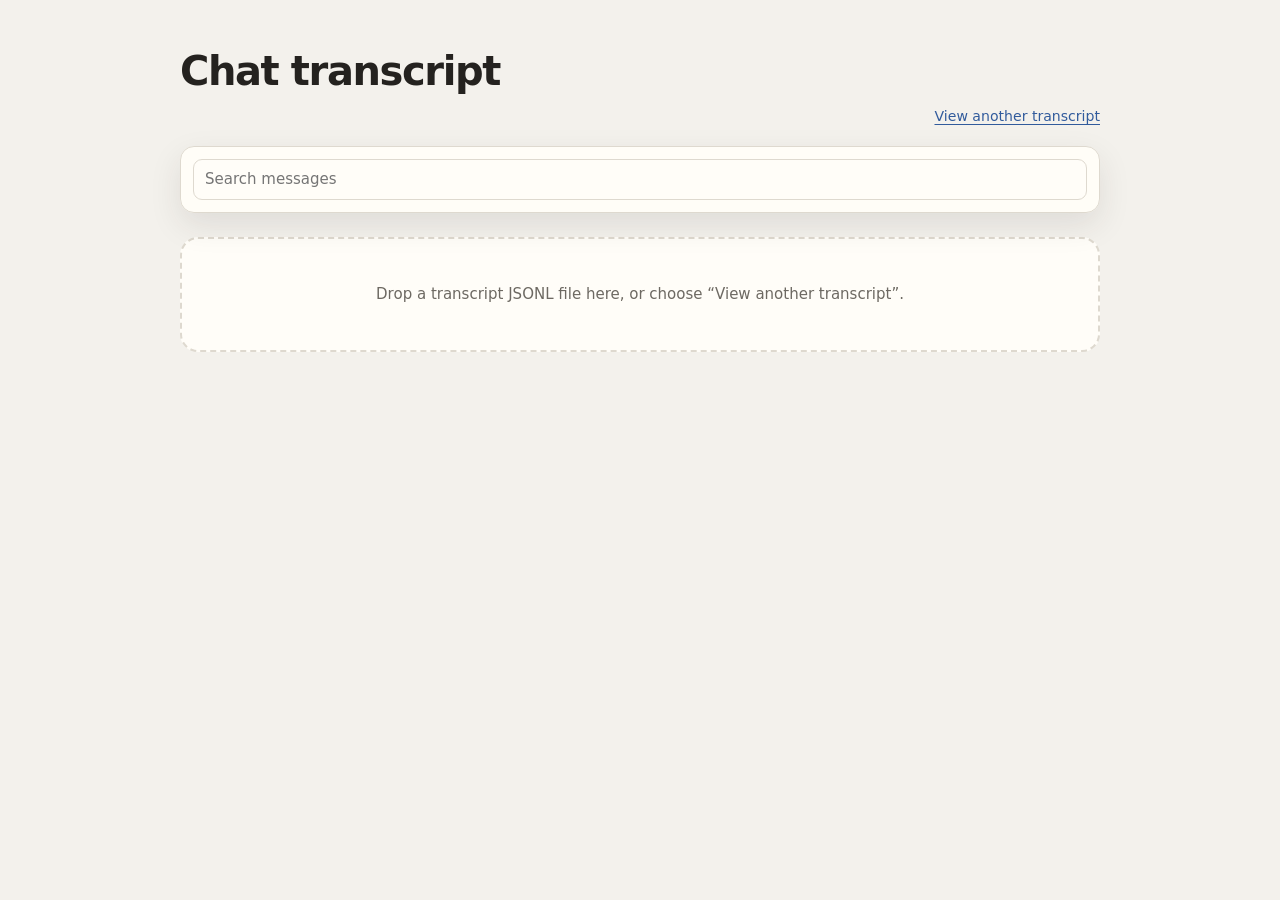
<file: .agents/skills/save-chat-transcript/assets/transcript-viewer.html>
<!doctype html>
<html lang="en">
  <head>
    <meta charset="utf-8" />
    <meta name="viewport" content="width=device-width, initial-scale=1" />
    <title>Chat transcript</title>
    <style>
      :root {
        color-scheme: light dark;
        --bg: #f3f1ec;
        --panel: #fffdf8;
        --ink: #24221f;
        --muted: #6d6962;
        --line: #ded9cf;
        --user: #e6efff;
        --assistant: #f7f3eb;
        --accent: #315b9c;
        --shadow: 0 12px 32px rgb(49 44 35 / 10%);
      }

      @media (prefers-color-scheme: dark) {
        :root {
          --bg: #181816;
          --panel: #22211e;
          --ink: #f2efe8;
          --muted: #aaa59b;
          --line: #3d3a34;
          --user: #1e304e;
          --assistant: #292722;
          --accent: #9cbcf2;
          --shadow: 0 12px 32px rgb(0 0 0 / 28%);
        }
      }

      * { box-sizing: border-box; }
      body {
        margin: 0;
        background: var(--bg);
        color: var(--ink);
        font: 15px/1.55 ui-sans-serif, system-ui, -apple-system, BlinkMacSystemFont, "Segoe UI", sans-serif;
      }
      main { width: min(920px, calc(100% - 32px)); margin: 40px auto 80px; }
      header { margin-bottom: 18px; }
      h1 { margin: 0 0 4px; font-size: clamp(1.75rem, 4vw, 2.5rem); letter-spacing: -0.035em; }
      .header-meta { display: flex; align-items: baseline; justify-content: space-between; gap: 16px; }
      .transcript-details { display: flex; align-items: baseline; gap: 7px; color: var(--muted); font-size: 0.9rem; }
      #harness { font-weight: 700; }
      #warning { margin-top: 8px; color: #ad5b20; font-weight: 650; }
      .toolbar {
        position: sticky;
        top: 12px;
        z-index: 10;
        padding: 12px;
        margin-bottom: 24px;
        border: 1px solid var(--line);
        border-radius: 14px;
        background: color-mix(in srgb, var(--panel) 94%, transparent);
        box-shadow: var(--shadow);
        backdrop-filter: blur(10px);
      }
      input[type="search"] {
        width: 100%;
        min-height: 40px;
        padding: 8px 11px;
        border: 1px solid var(--line);
        border-radius: 9px;
        background: var(--panel);
        color: var(--ink);
        font: inherit;
      }
      .file-button {
        margin-left: auto;
        color: var(--accent);
        cursor: pointer;
        font-size: 0.88rem;
        text-decoration: underline;
        text-underline-offset: 0.18em;
        white-space: nowrap;
      }
      #file-input { position: absolute; width: 1px; height: 1px; opacity: 0; }
      #drop-zone {
        padding: 44px 24px;
        border: 2px dashed var(--line);
        border-radius: 18px;
        color: var(--muted);
        text-align: center;
        background: var(--panel);
      }
      #drop-zone.dragging { border-color: var(--accent); color: var(--accent); }
      #error {
        display: none;
        padding: 12px 14px;
        margin-bottom: 18px;
        border: 1px solid #b84b42;
        border-radius: 10px;
        color: #b84b42;
        background: color-mix(in srgb, #b84b42 9%, var(--panel));
        white-space: pre-wrap;
      }
      #messages { display: grid; gap: 14px; }
      article {
        overflow: hidden;
        border: 1px solid var(--line);
        border-radius: 14px;
        background: var(--assistant);
        box-shadow: 0 3px 12px rgb(49 44 35 / 5%);
      }
      article.user {
        margin-left: clamp(24px, 8vw, 72px);
        background: var(--user);
      }
      .reasoning-group {
        overflow: hidden;
        border: 1px solid var(--line);
        border-radius: 14px;
        background: color-mix(in srgb, var(--assistant) 72%, var(--bg));
      }
      .reasoning-group > summary {
        padding: 12px 14px;
        color: var(--muted);
        cursor: pointer;
        font-weight: 700;
        user-select: none;
      }
      .reasoning-group[open] > summary { border-bottom: 1px solid var(--line); }
      .reasoning-list { padding: 0 18px; }
      .reasoning-list article {
        border: 0;
        border-radius: 0;
        background: transparent;
        box-shadow: none;
      }
      .reasoning-list article + article { border-top: 1px solid var(--line); }
      .message-body {
        padding: 16px;
        overflow-wrap: anywhere;
      }
      .message-body > :first-child { margin-top: 0; }
      .message-body > :last-child { margin-bottom: 0; }
      .message-body p { margin: 0.75em 0; }
      .supplied-context {
        margin-top: 14px;
        padding-top: 10px;
        border-top: 1px solid color-mix(in srgb, var(--line) 72%, transparent);
      }
      .supplied-context > summary {
        color: var(--accent);
        cursor: pointer;
        font-size: 0.85rem;
        font-weight: 650;
      }
      .supplied-context-body {
        padding-top: 10px;
        color: var(--muted);
        font-size: 0.9rem;
      }
      .message-body h1,
      .message-body h2,
      .message-body h3,
      .message-body h4,
      .message-body h5,
      .message-body h6 { margin: 1em 0 0.45em; line-height: 1.25; letter-spacing: -0.015em; }
      .message-body h1 { font-size: 1.55rem; }
      .message-body h2 { font-size: 1.35rem; }
      .message-body h3 { font-size: 1.18rem; }
      .message-body ul,
      .message-body ol { margin: 0.75em 0; padding-left: 1.6em; }
      .message-body li + li { margin-top: 0.3em; }
      .message-body .table-wrap {
        max-width: 100%;
        margin: 0.9em 0;
        overflow-x: auto;
        border: 1px solid var(--line);
        border-radius: 9px;
      }
      .message-body table { width: 100%; border-collapse: collapse; }
      .message-body th,
      .message-body td {
        padding: 8px 10px;
        border-right: 1px solid var(--line);
        border-bottom: 1px solid var(--line);
        text-align: left;
        vertical-align: top;
      }
      .message-body th { background: color-mix(in srgb, var(--bg) 64%, var(--panel)); }
      .message-body tr:last-child td { border-bottom: 0; }
      .message-body th:last-child,
      .message-body td:last-child { border-right: 0; }
      .message-body blockquote {
        margin: 0.8em 0;
        padding: 0.2em 0 0.2em 1em;
        border-left: 3px solid var(--accent);
        color: var(--muted);
      }
      .message-body pre {
        margin: 0;
        padding: 12px 14px;
        border: 1px solid var(--line);
        border-radius: 9px;
        background: color-mix(in srgb, var(--bg) 72%, var(--panel));
        color: inherit;
        font: 0.9em/1.5 ui-monospace, SFMono-Regular, Menlo, Consolas, monospace;
        white-space: pre-wrap;
        overflow-wrap: anywhere;
      }
      .message-body :not(pre) > code {
        padding: 0.12em 0.35em;
        border: 1px solid var(--line);
        border-radius: 5px;
        background: color-mix(in srgb, var(--bg) 72%, var(--panel));
        font: 0.9em ui-monospace, SFMono-Regular, Menlo, Consolas, monospace;
      }
      .message-body a { color: var(--accent); text-underline-offset: 0.16em; }
      .message-body hr { border: 0; border-top: 1px solid var(--line); margin: 1.2em 0; }
      mark { background: #ffe08a; color: #211d14; }
      .empty { padding: 32px; color: var(--muted); text-align: center; }
      @media (max-width: 680px) {
        main { width: min(100% - 20px, 920px); margin-top: 24px; }
        .header-meta { align-items: flex-start; }
      }
    </style>
  </head>
  <body>
    <main>
      <header>
        <h1 id="title">Chat transcript</h1>
        <div class="header-meta">
          <div class="transcript-details">
            <span id="harness" hidden></span>
            <span id="meta-separator" hidden aria-hidden="true">·</span>
            <time id="summary" hidden></time>
          </div>
          <label class="file-button" for="file-input">View another transcript</label>
          <input id="file-input" type="file" accept=".jsonl,application/json,text/plain" />
        </div>
        <div id="warning" hidden></div>
      </header>

      <div class="toolbar">
        <input id="search" type="search" placeholder="Search messages" aria-label="Search messages" />
      </div>

      <div id="error" role="alert"></div>
      <div id="drop-zone">Drop a transcript JSONL file here, or choose “View another transcript”.</div>
      <section id="messages" aria-live="polite"></section>
    </main>

    <script>
      const INITIAL_TRANSCRIPT = {"name":null,"metadata":null,"events":[]};
      const state = {
        name: INITIAL_TRANSCRIPT.name,
        metadata: INITIAL_TRANSCRIPT.metadata,
        events: INITIAL_TRANSCRIPT.events,
      };
      const elements = {
        title: document.querySelector("#title"),
        harness: document.querySelector("#harness"),
        metaSeparator: document.querySelector("#meta-separator"),
        summary: document.querySelector("#summary"),
        warning: document.querySelector("#warning"),
        search: document.querySelector("#search"),
        file: document.querySelector("#file-input"),
        drop: document.querySelector("#drop-zone"),
        error: document.querySelector("#error"),
        messages: document.querySelector("#messages"),
      };

      function parseJsonl(source) {
        let metadata = null;
        const events = [];
        source.split(/\r?\n/).forEach((line, index) => {
          if (!line.trim()) return;
          let event;
          try { event = JSON.parse(line); }
          catch (error) { throw new Error(`Line ${index + 1} is not valid JSON: ${error.message}`); }
          const validMetadata = event && event.schemaVersion === 1 && event.recordType === "metadata"
            && typeof event.harness === "string" && typeof event.threadId === "string"
            && (event.conversationStartedAt == null || typeof event.conversationStartedAt === "string");
          if (validMetadata) {
            if (metadata || events.length) throw new Error(`Line ${index + 1} contains misplaced transcript metadata.`);
            metadata = event;
            return;
          }
          const validMessage = event && event.schemaVersion === 1 && typeof event.harness === "string"
            && typeof event.threadId === "string" && typeof event.turnId === "string"
            && typeof event.itemId === "string" && ["user", "assistant"].includes(event.role)
            && (event.conversationStartedAt == null || typeof event.conversationStartedAt === "string")
            && typeof event.text === "string";
          if (!validMessage) throw new Error(`Line ${index + 1} is not a normalized transcript record.`);
          events.push(event);
        });
        return { metadata, events };
      }

      function showError(error) {
        elements.error.textContent = error instanceof Error ? error.message : String(error);
        elements.error.style.display = "block";
      }

      function setTranscript(name, metadata, events) {
        state.name = name;
        state.metadata = metadata;
        state.events = events;
        elements.error.style.display = "none";
        elements.title.textContent = name ? name.replace(/\.jsonl$/i, "") : "Chat transcript";
        document.title = `${elements.title.textContent} — Chat transcript`;
        render();
      }

      function appendHighlightedText(container, text, query) {
        if (!query) { container.append(document.createTextNode(text)); return; }
        const lower = text.toLocaleLowerCase();
        const needle = query.toLocaleLowerCase();
        let start = 0;
        let match = lower.indexOf(needle);
        while (match !== -1) {
          container.append(document.createTextNode(text.slice(start, match)));
          const mark = document.createElement("mark");
          mark.textContent = text.slice(match, match + query.length);
          container.append(mark);
          start = match + query.length;
          match = lower.indexOf(needle, start);
        }
        container.append(document.createTextNode(text.slice(start)));
      }

      function safeLinkTarget(href) {
        try {
          const url = new URL(href, document.baseURI);
          return ["http:", "https:", "mailto:", "file:"].includes(url.protocol) ? url.href : null;
        } catch {
          return null;
        }
      }

      function appendInlineMarkdown(container, text, query) {
        const tokenPattern = /(\\(?:_|[^\w\s])|`[^`\n]+`|\*\*[^*\n]+\*\*|__[^_\n]+__|\[[^\]\n]+\]\([^)\n]+\)|\*[^*\n]+\*|_[^_\n]+_)/g;
        let start = 0;
        for (const match of text.matchAll(tokenPattern)) {
          appendHighlightedText(container, text.slice(start, match.index), query);
          const token = match[0];
          let element;

          if (token.startsWith("\\")) {
            appendHighlightedText(container, token.slice(1), query);
          } else if (token.startsWith("`")) {
            element = document.createElement("code");
            appendHighlightedText(element, token.slice(1, -1), query);
          } else if (token.startsWith("**") || token.startsWith("__")) {
            element = document.createElement("strong");
            appendHighlightedText(element, token.slice(2, -2), query);
          } else if (token.startsWith("[")) {
            const link = token.match(/^\[([^\]]+)\]\(([^)]+)\)$/);
            const href = link && safeLinkTarget(link[2].trim());
            if (link && href) {
              element = document.createElement("a");
              element.href = href;
              element.rel = "noopener noreferrer";
              appendHighlightedText(element, link[1], query);
            }
          } else {
            element = document.createElement("em");
            appendHighlightedText(element, token.slice(1, -1), query);
          }

          if (element) container.append(element);
          else if (!token.startsWith("\\")) appendHighlightedText(container, token, query);
          start = match.index + token.length;
        }
        appendHighlightedText(container, text.slice(start), query);
      }

      function startsMarkdownBlock(line) {
        return /^\s*(```|#{1,6}\s|>|[-*+]\s|\d+[.)]\s|\|?.+\|.+\|?\s*$|([-*_])\2{2,}\s*$)/.test(line);
      }

      function parseTableRow(line) {
        return line.trim().replace(/^\|/, "").replace(/\|$/, "").split("|").map((cell) => cell.trim());
      }

      function isTableDelimiter(line) {
        const cells = parseTableRow(line);
        return cells.length > 0 && cells.every((cell) => /^:?-{3,}:?$/.test(cell));
      }

      function renderMarkdown(container, text, query) {
        const lines = text.split(/\r?\n/);
        let index = 0;

        while (index < lines.length) {
          const line = lines[index];
          if (!line.trim()) { index += 1; continue; }

          const fence = line.match(/^\s*```([^`]*)$/);
          if (fence) {
            const codeLines = [];
            index += 1;
            while (index < lines.length && !/^\s*```\s*$/.test(lines[index])) {
              codeLines.push(lines[index]);
              index += 1;
            }
            if (index < lines.length) index += 1;
            const pre = document.createElement("pre");
            const code = document.createElement("code");
            if (fence[1].trim()) code.dataset.language = fence[1].trim();
            appendHighlightedText(code, codeLines.join("\n"), query);
            pre.append(code);
            container.append(pre);
            continue;
          }

          const heading = line.match(/^\s*(#{1,6})\s+(.+)$/);
          if (heading) {
            const element = document.createElement(`h${heading[1].length}`);
            appendInlineMarkdown(element, heading[2], query);
            container.append(element);
            index += 1;
            continue;
          }

          if (/^\s*([-*_])\1{2,}\s*$/.test(line)) {
            container.append(document.createElement("hr"));
            index += 1;
            continue;
          }

          if (line.includes("|") && index + 1 < lines.length && isTableDelimiter(lines[index + 1])) {
            const headings = parseTableRow(line);
            const delimiters = parseTableRow(lines[index + 1]);
            const wrapper = document.createElement("div");
            wrapper.className = "table-wrap";
            const table = document.createElement("table");
            const thead = document.createElement("thead");
            const headingRow = document.createElement("tr");
            headings.forEach((headingText, cellIndex) => {
              const th = document.createElement("th");
              const delimiter = delimiters[cellIndex] ?? "---";
              if (delimiter.startsWith(":") && delimiter.endsWith(":")) th.style.textAlign = "center";
              else if (delimiter.endsWith(":")) th.style.textAlign = "right";
              appendInlineMarkdown(th, headingText, query);
              headingRow.append(th);
            });
            thead.append(headingRow);
            table.append(thead);
            index += 2;

            const tbody = document.createElement("tbody");
            while (index < lines.length && lines[index].trim() && lines[index].includes("|")) {
              const row = document.createElement("tr");
              const cells = parseTableRow(lines[index]);
              headings.forEach((_, cellIndex) => {
                const td = document.createElement("td");
                const delimiter = delimiters[cellIndex] ?? "---";
                if (delimiter.startsWith(":") && delimiter.endsWith(":")) td.style.textAlign = "center";
                else if (delimiter.endsWith(":")) td.style.textAlign = "right";
                appendInlineMarkdown(td, cells[cellIndex] ?? "", query);
                row.append(td);
              });
              tbody.append(row);
              index += 1;
            }
            table.append(tbody);
            wrapper.append(table);
            container.append(wrapper);
            continue;
          }

          const listItem = line.match(/^\s*([-*+]|\d+[.)])\s+(.+)$/);
          if (listItem) {
            const ordered = /^\d/.test(listItem[1]);
            const list = document.createElement(ordered ? "ol" : "ul");
            while (index < lines.length) {
              const item = lines[index].match(/^\s*([-*+]|\d+[.)])\s+(.+)$/);
              if (!item || /^\d/.test(item[1]) !== ordered) break;
              const li = document.createElement("li");
              appendInlineMarkdown(li, item[2], query);
              list.append(li);
              index += 1;
            }
            container.append(list);
            continue;
          }

          if (/^\s*>/.test(line)) {
            const quote = document.createElement("blockquote");
            const quoteLines = [];
            while (index < lines.length && /^\s*>/.test(lines[index])) {
              quoteLines.push(lines[index].replace(/^\s*>\s?/, ""));
              index += 1;
            }
            quoteLines.forEach((quoteLine, quoteIndex) => {
              if (quoteIndex) quote.append(document.createElement("br"));
              appendInlineMarkdown(quote, quoteLine, query);
            });
            container.append(quote);
            continue;
          }

          const paragraph = document.createElement("p");
          let paragraphLine = 0;
          while (index < lines.length && lines[index].trim() && (paragraphLine === 0 || !startsMarkdownBlock(lines[index]))) {
            if (paragraphLine) paragraph.append(document.createElement("br"));
            appendInlineMarkdown(paragraph, lines[index], query);
            paragraphLine += 1;
            index += 1;
          }
          container.append(paragraph);
        }
      }

      function matchesSearch(event, query) {
        return !query || event.text.toLocaleLowerCase().includes(query.toLocaleLowerCase());
      }

      function conversationStart(metadata, events) {
        const timestamps = [metadata?.conversationStartedAt, ...events
          .map((event) => event.conversationStartedAt)
        ]
          .filter((value) => typeof value === "string" && !Number.isNaN(Date.parse(value)))
          .sort();
        return timestamps[0] ? new Date(timestamps[0]) : null;
      }

      function splitUserMessage(text) {
        const requestLabel = "## My request:";
        const requestIndex = text.lastIndexOf(requestLabel);
        const hasSuppliedContext = text.includes("# Files mentioned by the user:")
          || text.includes("<in-app-browser-context");
        const startsOnOwnLine = requestIndex === 0 || text[requestIndex - 1] === "\n";

        if (!hasSuppliedContext || requestIndex < 0 || !startsOnOwnLine) {
          return { requestText: text, contextText: null };
        }

        const contextText = text.slice(0, requestIndex).trim();
        const requestText = text
          .slice(requestIndex + requestLabel.length)
          .replace(/^[ \t]*\r?\n/, "");
        return { requestText, contextText: contextText || null };
      }

      function groupEvents(events) {
        const groups = [];
        for (let index = 0; index < events.length;) {
          if (events[index].role === "assistant" && events[index].phase === "commentary") {
            const commentary = [];
            while (index < events.length && events[index].role === "assistant" && events[index].phase === "commentary") {
              commentary.push(events[index]);
              index += 1;
            }
            groups.push({ type: "reasoning", events: commentary });
          } else {
            groups.push({ type: "message", events: [events[index]] });
            index += 1;
          }
        }
        return groups;
      }

      function createMessage(event, query) {
        const article = document.createElement("article");
        article.className = event.role;
        article.setAttribute("aria-label", event.role === "user" ? "User message" : "Assistant message");
        const body = document.createElement("div");
        body.className = "message-body";
        const userMessage = event.role === "user"
          ? splitUserMessage(event.text)
          : { requestText: event.text, contextText: null };
        renderMarkdown(body, userMessage.requestText, query);
        if (userMessage.contextText) {
          const details = document.createElement("details");
          details.className = "supplied-context";
          details.open = Boolean(query)
            && userMessage.contextText.toLocaleLowerCase().includes(query.toLocaleLowerCase());
          const summary = document.createElement("summary");
          summary.textContent = "View supplied context";
          const contextBody = document.createElement("div");
          contextBody.className = "supplied-context-body";
          renderMarkdown(contextBody, userMessage.contextText, query);
          details.append(summary, contextBody);
          body.append(details);
        }
        article.append(body);
        return article;
      }

      function render() {
        const query = elements.search.value.trim();
        const visible = state.events.filter((event) => matchesSearch(event, query));

        elements.messages.replaceChildren();
        elements.drop.hidden = state.events.length > 0;
        const statuses = new Set(state.events.map((event) => event.captureStatus).filter(Boolean));
        if (state.metadata?.captureStatus) statuses.add(state.metadata.captureStatus);
        const harness = state.metadata?.harness ?? state.events[0]?.harness ?? null;
        elements.harness.hidden = !harness;
        elements.harness.textContent = harness
          ? `${harness.slice(0, 1).toLocaleUpperCase()}${harness.slice(1)}`
          : "";
        const startedAt = conversationStart(state.metadata, state.events);
        elements.summary.hidden = !startedAt;
        elements.summary.dateTime = startedAt ? startedAt.toISOString() : "";
        elements.summary.textContent = startedAt
          ? new Intl.DateTimeFormat(undefined, { dateStyle: "long", timeStyle: "short" }).format(startedAt)
          : "";
        elements.metaSeparator.hidden = !harness || !startedAt;
        elements.warning.hidden = !statuses.has("context-limited") && !statuses.has("source-truncated");
        elements.warning.textContent = statuses.has("context-limited")
          ? "Completeness warning: this archive was reconstructed from limited context."
          : statuses.has("source-truncated")
            ? "Completeness warning: the source log contains truncated messages."
            : "";

        for (const group of groupEvents(state.events)) {
          const matching = group.events.filter((event) => matchesSearch(event, query));
          if (matching.length === 0) continue;

          if (group.type === "reasoning") {
            const details = document.createElement("details");
            details.className = "reasoning-group";
            details.open = Boolean(query);
            const summary = document.createElement("summary");
            summary.textContent = `${matching.length} reasoning message${matching.length === 1 ? "" : "s"}`;
            const list = document.createElement("div");
            list.className = "reasoning-list";
            matching.forEach((event) => list.append(createMessage(event, query)));
            details.append(summary, list);
            elements.messages.append(details);
          } else {
            elements.messages.append(createMessage(matching[0], query));
          }
        }

        if (state.events.length && visible.length === 0) {
          const empty = document.createElement("div");
          empty.className = "empty";
          empty.textContent = "No messages match this search.";
          elements.messages.append(empty);
        }
      }

      async function loadFile(file) {
        try {
          const document = parseJsonl(await file.text());
          setTranscript(file.name, document.metadata, document.events);
        }
        catch (error) { showError(error); }
      }

      elements.file.addEventListener("change", () => {
        if (elements.file.files?.[0]) loadFile(elements.file.files[0]);
      });
      elements.search.addEventListener("input", render);
      for (const name of ["dragenter", "dragover"]) {
        elements.drop.addEventListener(name, (event) => {
          event.preventDefault();
          elements.drop.classList.add("dragging");
        });
      }
      for (const name of ["dragleave", "drop"]) {
        elements.drop.addEventListener(name, (event) => {
          event.preventDefault();
          elements.drop.classList.remove("dragging");
        });
      }
      elements.drop.addEventListener("drop", (event) => {
        if (event.dataTransfer?.files?.[0]) loadFile(event.dataTransfer.files[0]);
      });

      if (state.events.length) setTranscript(state.name, state.metadata, state.events);
      else render();
    </script>
  </body>
</html>
</file>
<file: explorables/box-split-grammars/demo/intro/intro.css>
:root {
  --bg: #ffffff;
  --surface: #ffffff;
  --surface-2: #f3f6fb;
  --ink: #1e2742;
  --ink-2: #4a5470;
  --ink-3: #848ca3;
  --line: #dfe5ef;
  --blue-tone: #3d63bf;
  --blue-vivid: #1d4ed8;
  --blue-tint: #e9f0ff;
  --sky: #e5eeff;
  --sun: #f4ae00;
  --shadow: 0 1px 2px rgba(30, 40, 60, 0.05), 0 8px 24px rgba(30, 40, 60, 0.07);
  --f-cover: "Nunito", "Nunito Sans", system-ui, -apple-system, sans-serif;
  --f-head: "Gill Sans", "Gill Sans MT", "Nunito Sans", system-ui, -apple-system, sans-serif;
  --f-mono: "JetBrains Mono", ui-monospace, "SFMono-Regular", Menlo, Consolas, monospace;
}

*, *::before, *::after { box-sizing: border-box; }

html, body {
  margin: 0;
  padding: 0;
  width: 1600px;
  height: 900px;
  overflow: hidden;
  background: var(--bg);
  color: var(--ink);
  font-family: var(--f-head);
  -webkit-font-smoothing: antialiased;
  user-select: none;
}

.stage-root {
  position: relative;
  width: 1600px;
  height: 900px;
  padding: 48px 80px 44px;
  background: #ffffff;
  display: flex;
  flex-direction: column;
  justify-content: flex-start;
  overflow: hidden;
}

.slide-header { position: relative; flex-shrink: 0; }

.kicker {
  font-size: 25px;
  font-weight: 600;
  text-transform: uppercase;
  letter-spacing: 0.08em;
  color: var(--blue-tone);
  margin: 0 0 8px;
}

h2 {
  position: relative;
  z-index: 6;
  margin: 0 0 22px;
  font-size: 60px;
  font-weight: 800;
  line-height: 1.12;
  color: var(--ink);
}

.word-pill {
  position: relative;
  z-index: 6;
  display: inline;
  transition: color 0.18s ease;
}

.word-pill.is-highlighted { color: var(--blue-vivid); }

/* Step 0 / 1: Premiere Pro "Basic 3D" tilted & zoomed paper preview */
.paper-3d-wrap {
  position: absolute;
  left: 80px;
  right: 80px;
  top: 184px;
  bottom: 48px;
  z-index: 1;
  display: flex;
  align-items: center;
  justify-content: center;
  perspective: 1250px;
  pointer-events: auto;
  opacity: 0;
  visibility: hidden;
}

.paper-3d-card {
  width: 960px;
  height: 570px;
  border-radius: 18px;
  overflow: hidden;
  position: relative;
  background: #ffffff;
  transform-style: preserve-3d;
  transform: rotateY(-14deg) rotateX(10deg) rotateZ(-1.2deg);
  box-shadow:
    -18px 28px 54px rgba(15, 23, 42, 0.22),
    -5px 9px 20px rgba(15, 23, 42, 0.11),
    0 0 0 1.5px rgba(148, 163, 184, 0.45);
  will-change: transform, opacity, filter;
}

.paper-3d-card img {
  display: block;
  width: 100%;
  height: auto;
  transform: scale(1.16) translateY(-6%);
  transform-origin: 50% 22%;
  pointer-events: none;
}

.paper-3d-sheen {
  position: absolute;
  inset: 0;
  background: linear-gradient(125deg, rgba(255, 255, 255, 0.46) 0%, rgba(255, 255, 255, 0.12) 34%, rgba(255, 255, 255, 0) 56%, rgba(15, 23, 42, 0.05) 100%);
  pointer-events: none;
}

.paper-3d-fade {
  position: absolute;
  inset: 0;
  background: linear-gradient(to bottom, transparent 80%, rgba(255, 255, 255, 0.96) 100%);
  pointer-events: none;
}

/* Main two-column layout: permanently in flow for invariant coordinates */
.intro-grid {
  display: grid;
  grid-template-columns: 1fr 680px;
  gap: 36px;
  align-items: start;
  margin-top: 6px;
}

.def-stack { display: flex; flex-direction: column; justify-content: flex-start; }
.terms-block { padding: 4px; }

ul.points.terms-list {
  position: relative;
  z-index: 6;
  list-style: none;
  margin: 0;
  padding-left: 28px;
  font-size: 26px;
  font-weight: 300;
  line-height: 1.42;
  color: var(--ink-2);
}

.terms-list li { position: relative; margin: 0 0 20px; opacity: 0; visibility: hidden; }
.terms-list li:last-child { margin-bottom: 0; }
.terms-list strong { color: var(--ink); font-weight: 700; }

.terms-list code {
  font-family: var(--f-mono);
  font-size: 0.85em;
  padding: 1px 5px;
  border-radius: 6px;
  transition: background-color 0.16s ease, color 0.16s ease;
}

.terms-list code.is-linked { background: #dbeafe; color: var(--blue-vivid); }

/* Right column: Castle Side Example card */
.wall-example {
  position: relative;
  z-index: 4;
  background: var(--surface);
  border: 1px solid var(--line);
  border-radius: 20px;
  box-shadow: var(--shadow);
  padding: 18px 20px;
  display: flex;
  flex-direction: column;
  justify-content: space-between;
  opacity: 0;
  visibility: hidden;
}

.ex-head {
  display: flex;
  flex-direction: column;
  align-items: flex-start;
  gap: 6px;
  font-family: var(--f-head);
  font-size: 26px;
  font-weight: 700;
  color: var(--ink);
  margin-bottom: 10px;
}

.code-drop-slot {
  position: relative;
  display: inline-flex;
  align-items: center;
  min-height: 40px;
  min-width: 520px;
  padding: 3px 10px;
  margin-left: -10px;
  border-radius: 10px;
  border: 2px dashed transparent;
  background: transparent;
  transition: border-color 0.22s ease, background-color 0.22s ease, box-shadow 0.22s ease;
}

.code-drop-slot.is-empty { border-color: #93c5fd; background: rgba(239, 246, 255, 0.72); }
.code-drop-slot.is-drop-ready {
  border-color: #2563eb;
  background: rgba(219, 234, 254, 0.92);
  box-shadow: 0 0 0 4px rgba(59, 130, 246, 0.18);
}

.drop-hint {
  position: absolute;
  left: 12px;
  font-family: var(--f-mono);
  font-size: 19px;
  font-weight: 600;
  color: #64748b;
  opacity: 0;
  pointer-events: none;
  transition: opacity 0.18s ease;
}

.code-drop-slot.is-empty .drop-hint { opacity: 0.75; }

.ex-pill {
  font-family: var(--f-mono);
  font-size: 22px;
  font-weight: 600;
  color: var(--blue-tone);
  white-space: nowrap;
  opacity: 0;
  visibility: hidden;
}

.ex-pill [data-slice] {
  display: inline-block;
  padding: 1px 3px;
  margin: -1px -1px;
  border-radius: 5px;
  transition: background-color 0.16s ease, color 0.16s ease;
}

.ex-pill [data-slice].is-linked { background: #dbeafe; color: var(--blue-vivid); }

.castle-frame {
  border-radius: 12px;
  border: 2px solid #cbd5e1;
  overflow: hidden;
  background: #ffffff;
}

.castle-sky {
  position: relative;
  padding: 14px 0 0;
  background:
    linear-gradient(180deg, #e0f2fe 0%, #f0f9ff 62%, #f8fafc 100%) top / 100% 206px no-repeat,
    linear-gradient(#cbd5e1, #cbd5e1) 0 206px / 100% 1.5px no-repeat,
    #ffffff;
}

.castle-strip {
  position: relative;
  display: grid;
  grid-template-columns: repeat(5, 112px);
  gap: 0;
  width: 560px;
  margin: 0 auto;
}

.castle-piece {
  position: relative;
  display: flex;
  flex-direction: column;
  align-items: center;
  cursor: default;
  transition: background-color 0.16s ease;
}

.wall-example.is-interactive .castle-piece { cursor: pointer; }

.castle-piece img {
  display: block;
  width: 112px;
  height: 192px;
  image-rendering: pixelated;
  pointer-events: none;
  transition: opacity 0.16s ease, filter 0.16s ease;
}

.castle-label {
  width: 100%;
  height: 36px;
  display: flex;
  align-items: center;
  justify-content: center;
  background: #ffffff;
  border-top: 1.5px solid #cbd5e1;
  font-family: var(--f-mono);
  font-size: 15px;
  font-weight: 700;
  color: #0f172a;
  transition: background-color 0.16s ease, color 0.16s ease;
}

.castle-piece.is-linked { background: rgba(59, 130, 246, 0.10); }
.castle-piece.is-linked img { filter: drop-shadow(0 0 6px rgba(37, 99, 235, 0.45)); }
.castle-piece.is-linked .castle-label { background: #dbeafe; color: var(--blue-vivid); }
.castle-piece.is-dimmed img { opacity: 0.45; }
.castle-piece.is-dimmed .castle-label { color: var(--ink-3); }

.castle-cut {
  position: absolute;
  top: 0;
  bottom: 36px;
  width: 0;
  border-left: 2px dashed rgba(220, 38, 38, 0.78);
  pointer-events: none;
  z-index: 3;
}

/* Bottom Python callout band (no z-index so highlight-pill renders above background & below text) */
.band.intro-note {
  position: relative;
  width: fit-content;
  max-width: 100%;
  min-height: 66px;
  margin: 24px 0 0;
  padding: 15px 26px;
  border-radius: 16px;
  background: var(--sky);
  color: var(--ink);
  font-family: var(--f-head);
  font-size: 26.5px;
  font-weight: 300;
  line-height: 1.35;
  white-space: nowrap;
  opacity: 0;
  visibility: hidden;
}

.python-text-wrap { position: relative; z-index: 6; display: inline; }
#python-rest, .python-rest { white-space: pre; }

.typing-caret {
  display: inline-block;
  width: 2.5px;
  height: 1.08em;
  margin-left: 2px;
  vertical-align: -0.14em;
  background: var(--blue-vivid);
  border-radius: 2px;
  opacity: 0;
}

.typing-caret.is-blinking { opacity: 1; animation: caret-blink 0.72s step-end infinite; }

@keyframes caret-blink {
  0%, 50% { opacity: 1; }
  50.01%, 100% { opacity: 0; }
}

/* Overlays */
.highlight-pill {
  position: absolute;
  left: 0;
  top: 0;
  width: 0;
  height: 0;
  z-index: 5;
  background: #dbeafe;
  border: 2px solid #60a5fa;
  border-radius: 12px;
  box-shadow: 0 4px 14px rgba(59, 130, 246, 0.16);
  opacity: 0;
  visibility: hidden;
  pointer-events: none;
}

.def-bubble {
  position: absolute;
  left: 0;
  top: 0;
  z-index: 20;
  background: #ffffff;
  border: 2px solid var(--blue-tone);
  border-radius: 20px;
  padding: 20px 26px;
  font-size: 26px;
  font-weight: 300;
  line-height: 1.42;
  color: var(--ink);
  box-shadow: 0 18px 44px rgba(30, 39, 66, 0.18), 0 4px 12px rgba(61, 99, 191, 0.10);
  opacity: 0;
  visibility: hidden;
  pointer-events: none;
  transform-origin: top left;
  will-change: transform, opacity;
}

#dock-bubble {
  border: 0;
  will-change: auto;
}

.bubble-body { position: relative; }
.def-bubble strong { color: var(--ink); font-weight: 700; }
.def-bubble code { font-family: var(--f-mono); font-size: 0.85em; padding: 1px 5px; border-radius: 6px; }

.term-label {
  display: inline-block;
  white-space: pre;
  vertical-align: baseline;
}

.terms-list li::before,
.dock-marker {
  content: "";
  position: absolute;
  left: -20px;
  top: 14px;
  width: 8px;
  height: 8px;
  border-radius: 50%;
  background: var(--sun);
  pointer-events: none;
}

.dock-marker {
  opacity: 0;
}

.dock-label {
  display: inline-block;
  white-space: pre;
  vertical-align: baseline;
  width: 0;
  opacity: 0;
  clip-path: inset(-8px 0 -8px 0);
}

.stream-word {
  display: inline;
}

.stream-ch {
  opacity: 0;
  transition: opacity 0.10s ease;
}

.stream-ch.is-shown { opacity: 1; }

.bubble-beak {
  position: absolute;
  width: 16px;
  height: 16px;
  background: #ffffff;
  border-left: 2px solid var(--blue-tone);
  border-top: 2px solid var(--blue-tone);
  pointer-events: none;
}

.bubble-beak.top { top: -10px; transform: rotate(45deg); }
.bubble-beak.left { left: -10px; transform: rotate(-45deg); }

.marquee-box {
  position: absolute;
  left: 0;
  top: 0;
  width: 0;
  height: 0;
  z-index: 22;
  border: 2.5px dashed var(--blue-tone);
  background: rgba(61, 99, 191, 0.06);
  border-radius: 16px;
  opacity: 0;
  visibility: hidden;
  pointer-events: none;
}

.marquee-handle {
  position: absolute;
  width: 10px;
  height: 10px;
  background: #ffffff;
  border: 2px solid var(--blue-tone);
  border-radius: 2px;
}
.marquee-handle.tl { left: -5px; top: -5px; }
.marquee-handle.tr { right: -5px; top: -5px; }
.marquee-handle.bl { left: -5px; bottom: -5px; }
.marquee-handle.br { right: -5px; bottom: -5px; }

.drag-chip {
  position: absolute;
  left: 0;
  top: 0;
  z-index: 25;
  background: #dbeafe;
  border: 2px solid #2563eb;
  color: var(--blue-vivid);
  font-family: var(--f-head);
  font-weight: 700;
  font-size: 26.5px;
  line-height: 1.2;
  padding: 4px 14px;
  border-radius: 10px;
  box-shadow: 0 14px 30px rgba(37, 99, 235, 0.25);
  opacity: 0;
  visibility: hidden;
  pointer-events: none;
  transform-origin: center center;
  will-change: transform, opacity;
}

.sim-cursor {
  position: absolute;
  left: 0;
  top: 0;
  z-index: 30;
  width: 38px;
  height: 42px;
  opacity: 0;
  visibility: hidden;
  pointer-events: none;
  transform-origin: 4px 4px;
  will-change: transform, opacity;
}

.sim-cursor svg { display: block; overflow: visible; filter: drop-shadow(0 3px 6px rgba(15, 23, 42, 0.28)); }
.sim-cursor .cursor-pointer, .sim-cursor .cursor-ibeam { display: none; }
.sim-cursor[data-mode="pointer"] .cursor-pointer { display: block; }
.sim-cursor[data-mode="ibeam"] { transform-origin: 12px 17px; }
.sim-cursor[data-mode="ibeam"] .cursor-ibeam { display: block; }

.cursor-ripple {
  position: absolute;
  left: 0;
  top: 0;
  width: 28px;
  height: 28px;
  margin-left: -14px;
  margin-top: -14px;
  border-radius: 50%;
  border: 2.5px solid #2563eb;
  background: rgba(59, 130, 246, 0.16);
  opacity: 0;
  pointer-events: none;
  z-index: 29;
}

/* Replay control parked in the clear top-right header gutter */
.replay-btn {
  position: absolute;
  top: 50px;
  right: 80px;
  z-index: 15;
  display: inline-flex;
  align-items: center;
  gap: 8px;
  padding: 8px 18px;
  border-radius: 999px;
  border: 1.5px solid var(--line);
  background: #ffffff;
  color: var(--ink-2);
  font-family: var(--f-head);
  font-size: 21px;
  font-weight: 600;
  cursor: pointer;
  box-shadow: 0 2px 10px rgba(30, 40, 60, 0.06);
  opacity: 0;
  visibility: hidden;
  pointer-events: none;
  transition: opacity 0.25s ease, border-color 0.16s ease, color 0.16s ease, transform 0.16s ease;
}

.replay-btn.is-visible { opacity: 1; visibility: visible; pointer-events: auto; }
.replay-btn:hover { border-color: var(--blue-tone); color: var(--blue-tone); transform: translateY(-1px); }
.replay-btn:active { transform: translateY(0); }
</file>
<file: explorables/box-split-grammars/demo/tower/tower.css>
:root {
  --f-num: "Nunito", "Nunito Sans", system-ui, -apple-system, sans-serif;
}

/* Override intro.css default hidden state inside the Step 1 entry snapshot */
.intro-snapshot {
  position: absolute;
  inset: 0;
  z-index: 10;
  padding: 48px 80px 44px;
  background: #ffffff;
  display: flex;
  flex-direction: column;
  justify-content: flex-start;
  pointer-events: none;
  transform-origin: center center;
  opacity: 0;
  visibility: hidden;
}

.intro-snapshot.is-visible .terms-list li,
.intro-snapshot.is-visible .wall-example,
.intro-snapshot.is-visible .ex-pill,
.intro-snapshot.is-visible .band.intro-note,
.intro-snapshot.is-visible .replay-btn {
  opacity: 1;
  visibility: visible;
}

#origin-tower-img {
  transition: none;
}

/* Steps 1..4: Clean 3-Column Visual Stage */
.tower-stage {
  position: absolute;
  inset: 0;
  z-index: 12;
  padding: 40px 56px;
  background: #ffffff;
  display: flex;
  flex-direction: column;
  justify-content: center;
  transform-origin: center center;
  opacity: 0;
  visibility: hidden;
}

.tower-three-col {
  width: 100%;
  display: grid;
  grid-template-columns: 384px 384px minmax(0, 1fr);
  gap: 32px;
  align-items: start;
}

.tower-col {
  display: flex;
  flex-direction: column;
  min-width: 0;
}

.col-caption {
  height: 28px;
  margin-bottom: 10px;
  display: flex;
  align-items: center;
  padding-left: 4px;
  font-family: var(--f-head);
  font-size: 20px;
  font-weight: 600;
  letter-spacing: 0.02em;
  color: var(--ink-2);
}

.col-caption code {
  font-family: var(--f-mono);
  font-size: 19px;
  font-weight: 700;
  color: var(--ink);
}

.target-card,
.build-card {
  height: 632px;
  padding: 28px 20px 20px;
  border-radius: 20px;
  background: #ffffff;
  border: 1px solid var(--line);
  box-shadow: var(--shadow);
  display: flex;
  align-items: center;
  justify-content: center;
}

.build-canvas-wrap {
  position: relative;
  width: 336px;
  height: 576px;
  flex-shrink: 0;
}

#target-tower-canvas,
#build-canvas {
  display: block;
  width: 336px;
  height: 576px;
  flex-shrink: 0;
}

.top-slice-ticks {
  position: absolute;
  left: 0;
  right: 0;
  top: -21px;
  height: 18px;
  display: grid;
  grid-template-columns: repeat(7, 48px);
  pointer-events: none;
  opacity: 0;
}

.slice-tick {
  display: flex;
  align-items: center;
  justify-content: center;
  font-family: var(--f-mono);
  font-size: 13px;
  font-weight: 700;
  color: var(--ink-3);
}

.hero-tower-canvas {
  position: absolute;
  left: 0;
  top: 0;
  width: 336px;
  height: 576px;
  z-index: 25;
  pointer-events: none;
  transform-origin: top left;
  opacity: 0;
  visibility: hidden;
}

/* Right Column: Clean Single-Pane tower.py Panel */
.grammar-panel {
  height: 632px;
  padding: 18px 20px;
  background: #ffffff;
  border: 1px solid var(--line);
  border-radius: 20px;
  box-shadow: var(--shadow);
  display: flex;
  flex-direction: column;
  justify-content: center;
  overflow: hidden;
  min-width: 0;
}

.code-body {
  display: flex;
  flex-direction: column;
  font-family: var(--f-mono);
  font-size: 17px;
  line-height: 1.32;
  color: #1e293b;
}

.code-line {
  padding: 1px 8px;
  border-radius: 6px;
  border-left: 3px solid transparent;
  white-space: pre;
  transition: background-color 0.14s ease, border-color 0.14s ease, opacity 0.2s ease;
}

.grammar-panel.is-interactive .code-line {
  cursor: pointer;
}

.code-line.is-encompassed {
  background: rgba(2, 132, 199, 0.08);
  border-left-color: #0284c7;
  color: #0f172a;
}

.code-line.is-focus {
  background: rgba(2, 132, 199, 0.18);
  border-left-color: #0284c7;
  color: #0f172a;
}

.code-line.is-drag-active {
  background: rgba(37, 99, 235, 0.14);
  border-left-color: #2563eb;
}

.drag-snippet {
  display: inline-block;
  border-radius: 5px;
  transition: background-color 0.16s ease, box-shadow 0.16s ease;
}

.code-line.is-drag-active .drag-snippet {
  background: #dbeafe;
  box-shadow: 0 0 0 2px #60a5fa;
}

.code-body .kw,
.code-drag-chip .kw { color: #be185d; font-weight: 600; }
.code-body .fn,
.code-drag-chip .fn { color: #1d4ed8; font-weight: 600; }
.code-body .dim { color: #7c3aed; font-weight: 600; }
.code-body .num { color: #b45309; font-weight: 600; }
.code-body .const,
.code-drag-chip .const { color: #047857; font-weight: 600; }
.code-body .cmt { color: #64748b; font-style: italic; }

/* Floating drag chip for Step 4 fill(STONE_BRICKS) drag-and-drop */
.code-drag-chip {
  position: absolute;
  left: 0;
  top: 0;
  z-index: 28;
  padding: 4px 12px;
  border-radius: 8px;
  background: #eff6ff;
  border: 2px solid #2563eb;
  box-shadow: 0 12px 26px rgba(37, 99, 235, 0.24);
  font-family: var(--f-mono);
  font-size: 17px;
  line-height: 1.25;
  white-space: nowrap;
  opacity: 0;
  visibility: hidden;
  pointer-events: none;
  transform-origin: center center;
  will-change: transform, opacity;
}

/* Step 5: Center Callout & Final Chapter 1 Widget Stage */
.yours-callout {
  position: absolute;
  inset: 0;
  z-index: 26;
  display: flex;
  flex-direction: column;
  align-items: center;
  justify-content: center;
  text-align: center;
  pointer-events: none;
  opacity: 0;
  visibility: hidden;
}

h2.yours-heading {
  position: relative;
  z-index: 1;
  font-family: var(--f-cover);
  font-size: 72px;
  font-weight: 800;
  line-height: 1.12;
  letter-spacing: -0.01em;
  color: var(--ink);
  margin: 0;
  white-space: nowrap;
  transform-origin: top left;
  will-change: transform, opacity;
}

.yours-sub {
  font-family: var(--f-head);
  font-size: 28px;
  font-weight: 300;
  line-height: 1.35;
  color: var(--ink-2);
  margin: 14px 0 0;
  max-width: 780px;
}

.chapter-stage {
  position: absolute;
  inset: 0;
  z-index: 20;
  padding: 44px 72px 32px;
  background: #ffffff;
  display: flex;
  flex-direction: column;
  opacity: 0;
  visibility: hidden;
}

.chapter-head {
  display: grid;
  grid-template-columns: 84px minmax(0, 1fr);
  gap: 18px;
  align-items: center;
  margin-bottom: 18px;
  flex-shrink: 0;
}

.chapter-num {
  font-family: var(--f-num);
  font-size: 76px;
  font-weight: 800;
  line-height: 1;
  text-align: center;
  color: var(--blue-tone);
}

h2.chapter-title {
  position: relative;
  z-index: 1;
  font-family: var(--f-cover);
  font-size: 44px;
  font-weight: 800;
  line-height: 1.12;
  letter-spacing: -0.01em;
  color: var(--ink);
  margin: 0;
  display: inline-block;
  white-space: nowrap;
}

.chapter-sub {
  font-family: var(--f-head);
  font-size: 25px;
  font-weight: 300;
  line-height: 1.35;
  color: var(--ink-2);
  margin: 4px 0 0;
}

.mockup-room {
  flex: 1;
  min-height: 0;
  margin-top: 12px;
  border-radius: 16px;
  overflow: hidden;
  box-shadow: 0 8px 30px rgba(30, 40, 60, 0.1);
  border: 1px solid var(--line);
  background: #f8fafc;
  position: relative;
}

.mockup-scale-wrap {
  position: absolute;
  left: 0;
  top: 0;
  width: 900px;
  height: 460px;
  transform-origin: 0 0;
  transform: translate(53px, 15.5px) scale(1.5);
}

.mockup-scale-wrap iframe {
  display: block;
  width: 900px;
  height: 460px;
  border: 0;
  background: #f8fafc;
}

.tower-replay-btn {
  top: 38px;
  right: 56px;
  z-index: 35;
}
</file>
